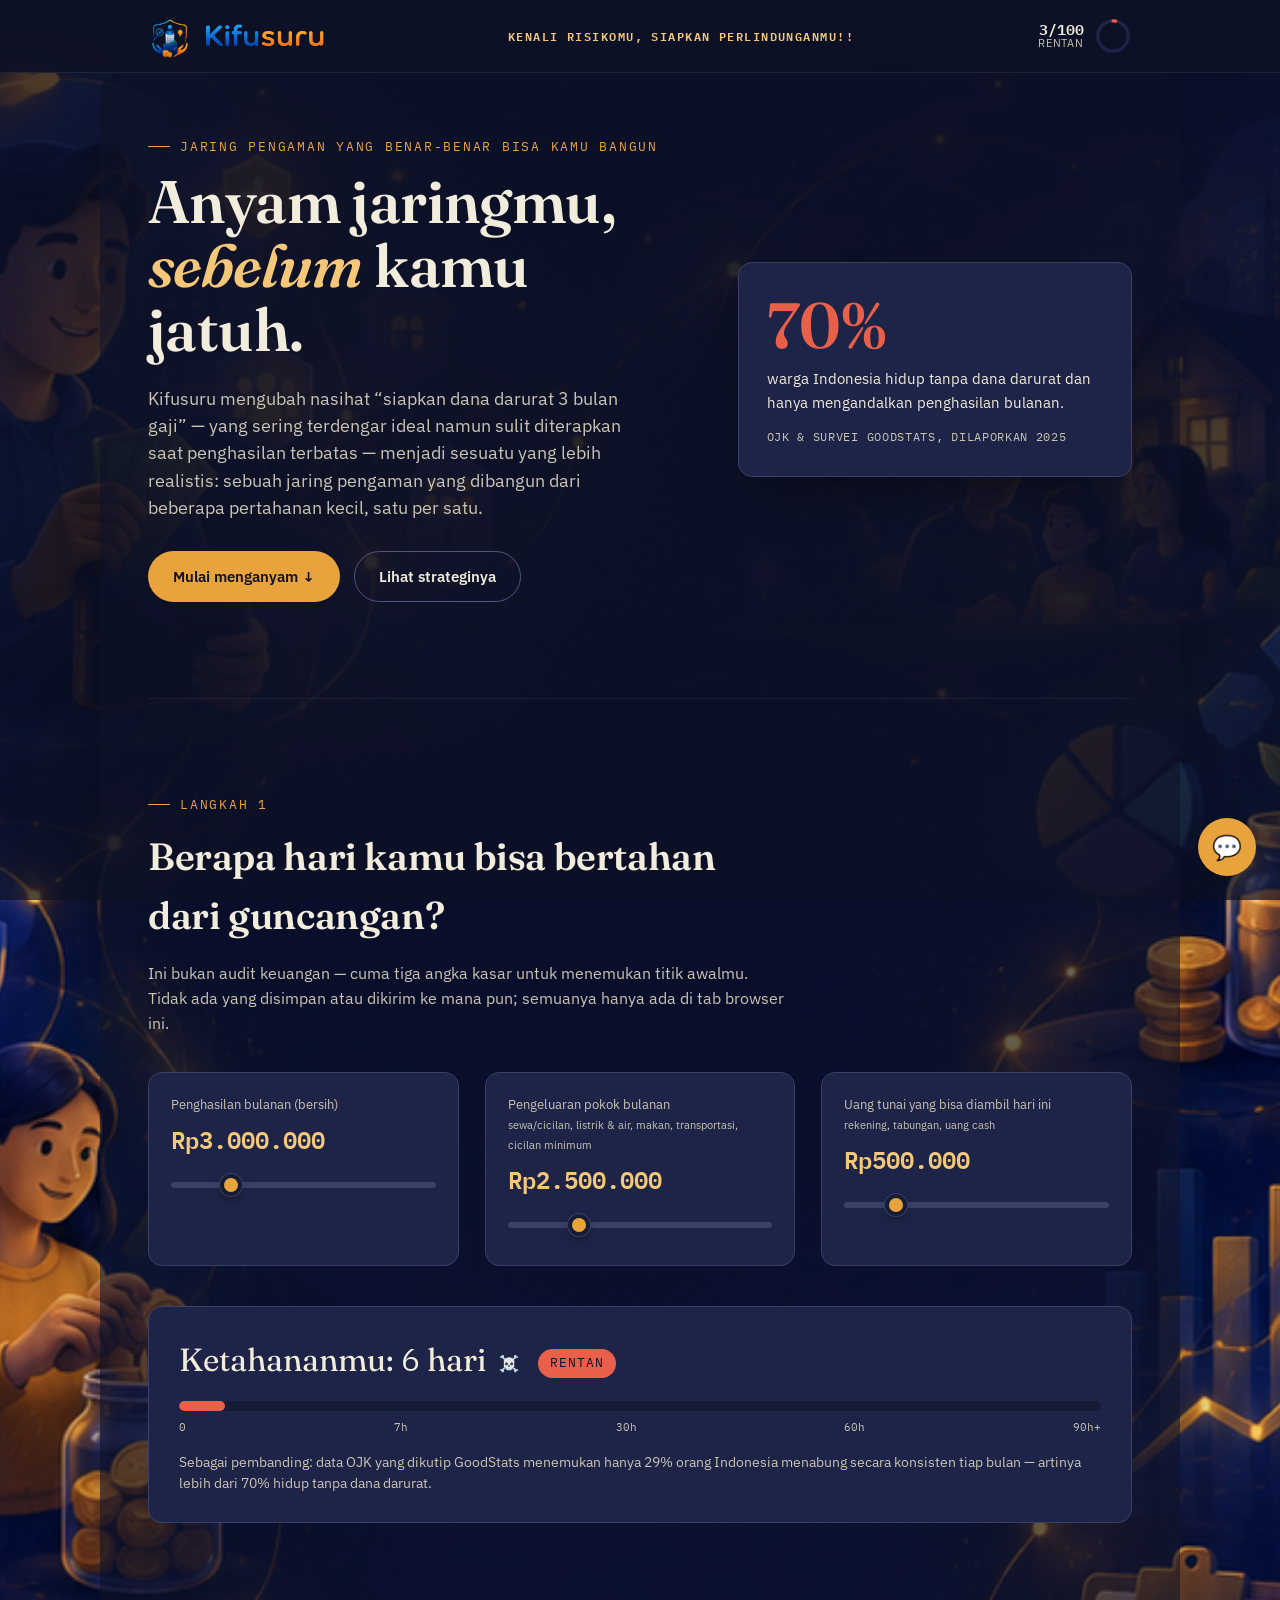
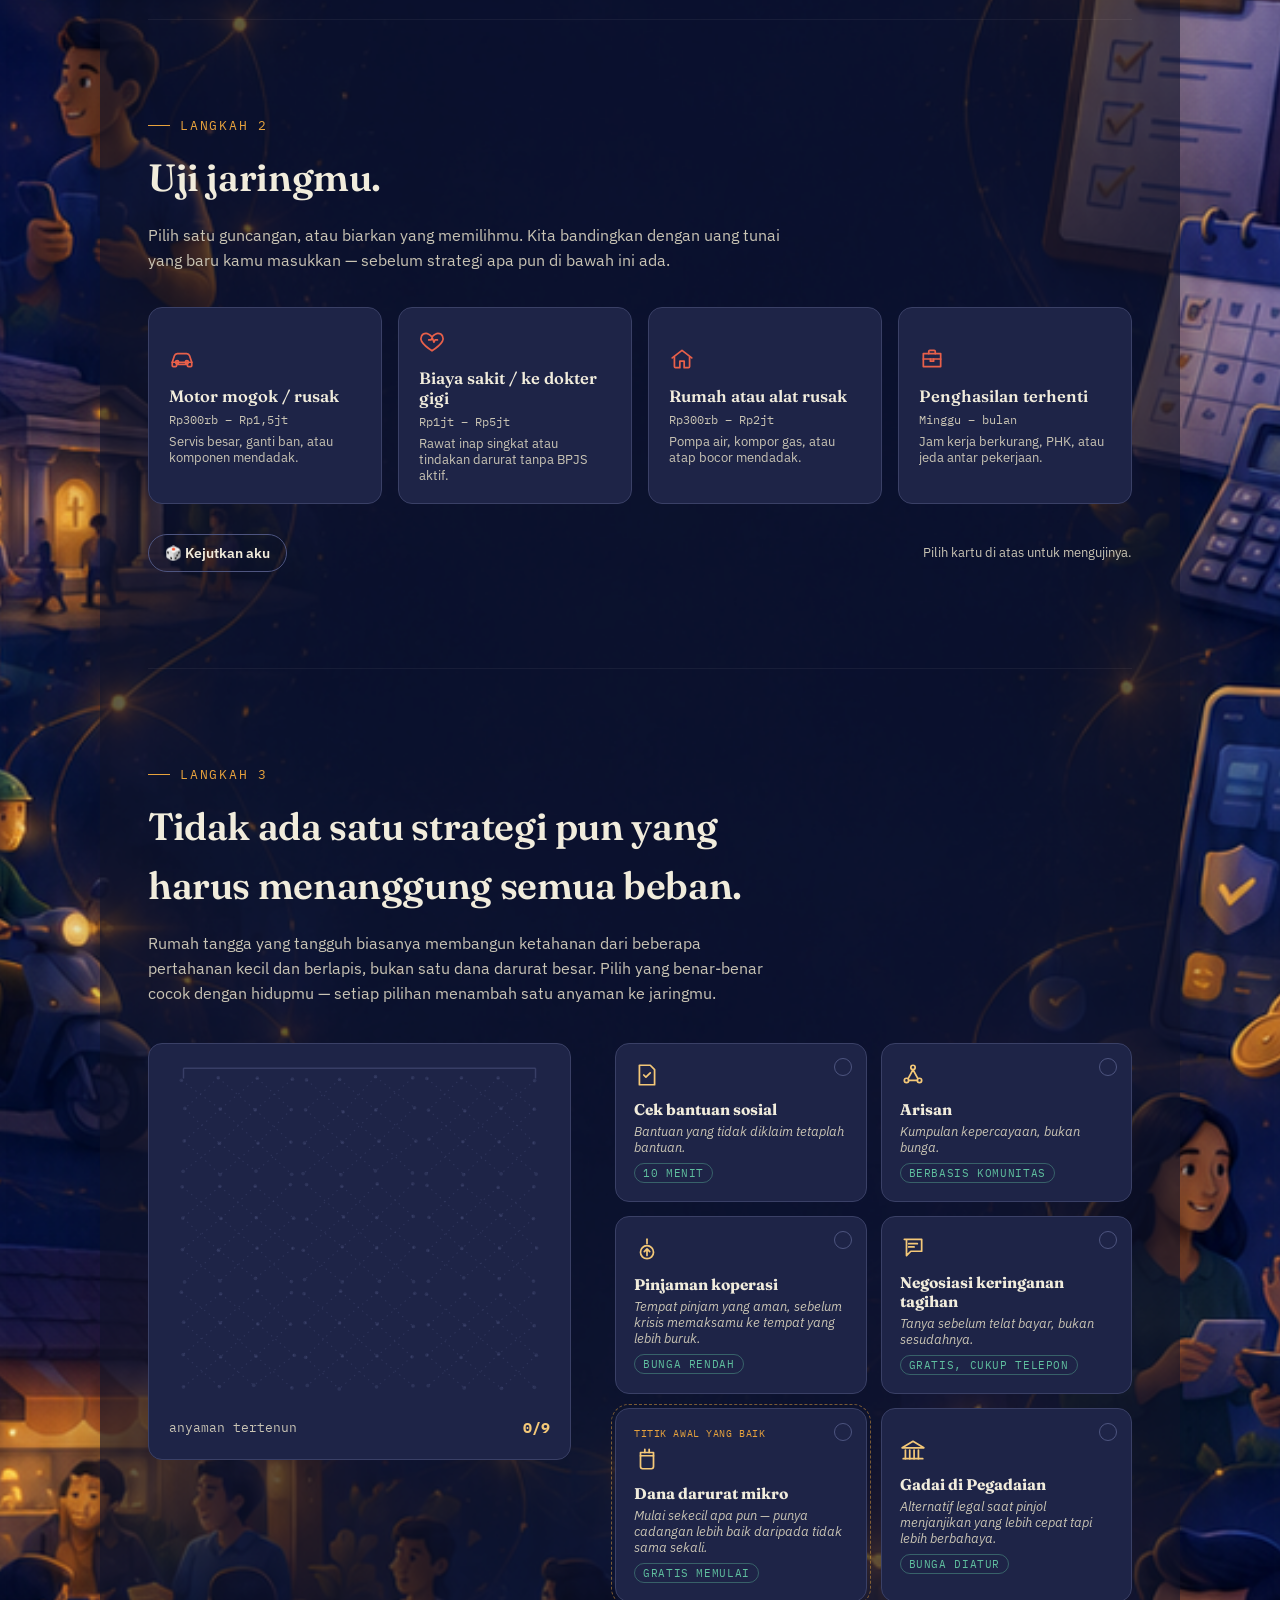
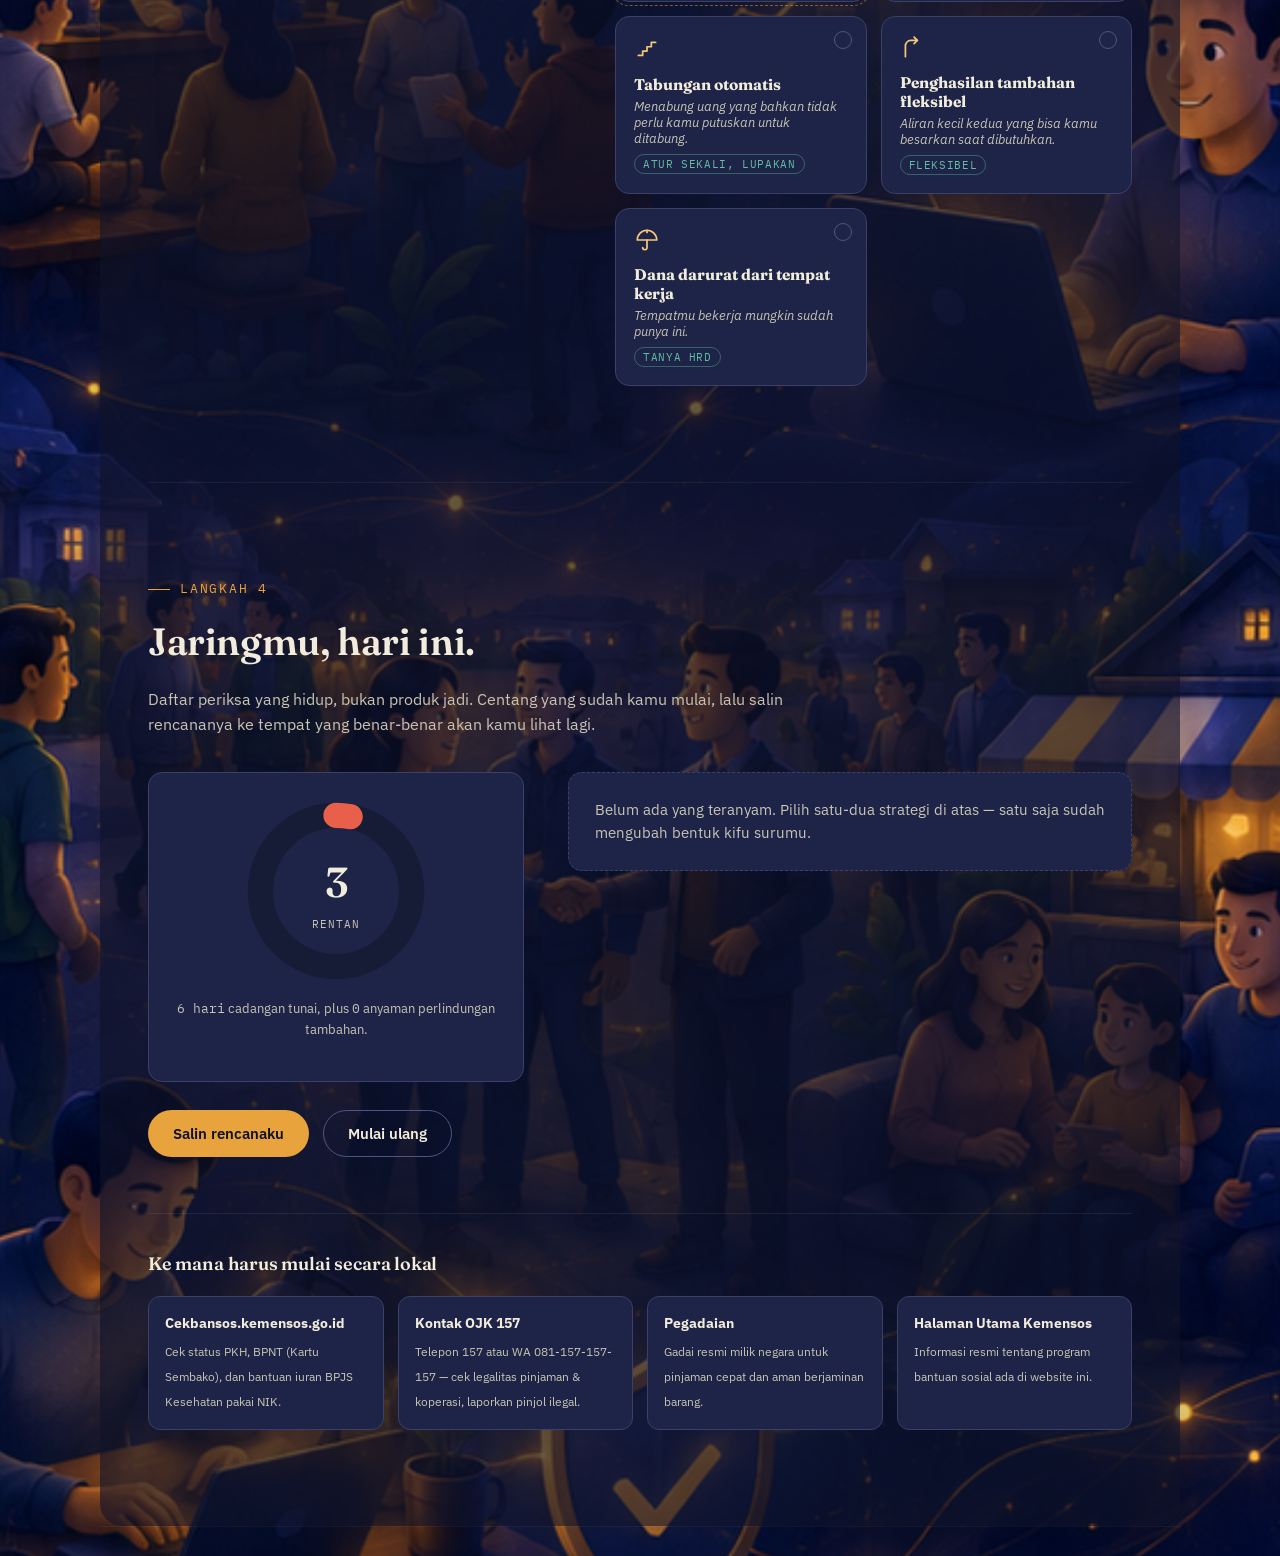
<file: index.html>
<!doctype html>
<html lang="id">
<head>
  <meta charset="utf-8">
  <meta http-equiv="refresh" content="0; url=./Main.html">
  <meta name="viewport" content="width=device-width, initial-scale=1">
  <title>Kifusuru</title>
</head>
<body>
  <p>Memuat Kifusuru...</p>
</body>
</html>
</file>
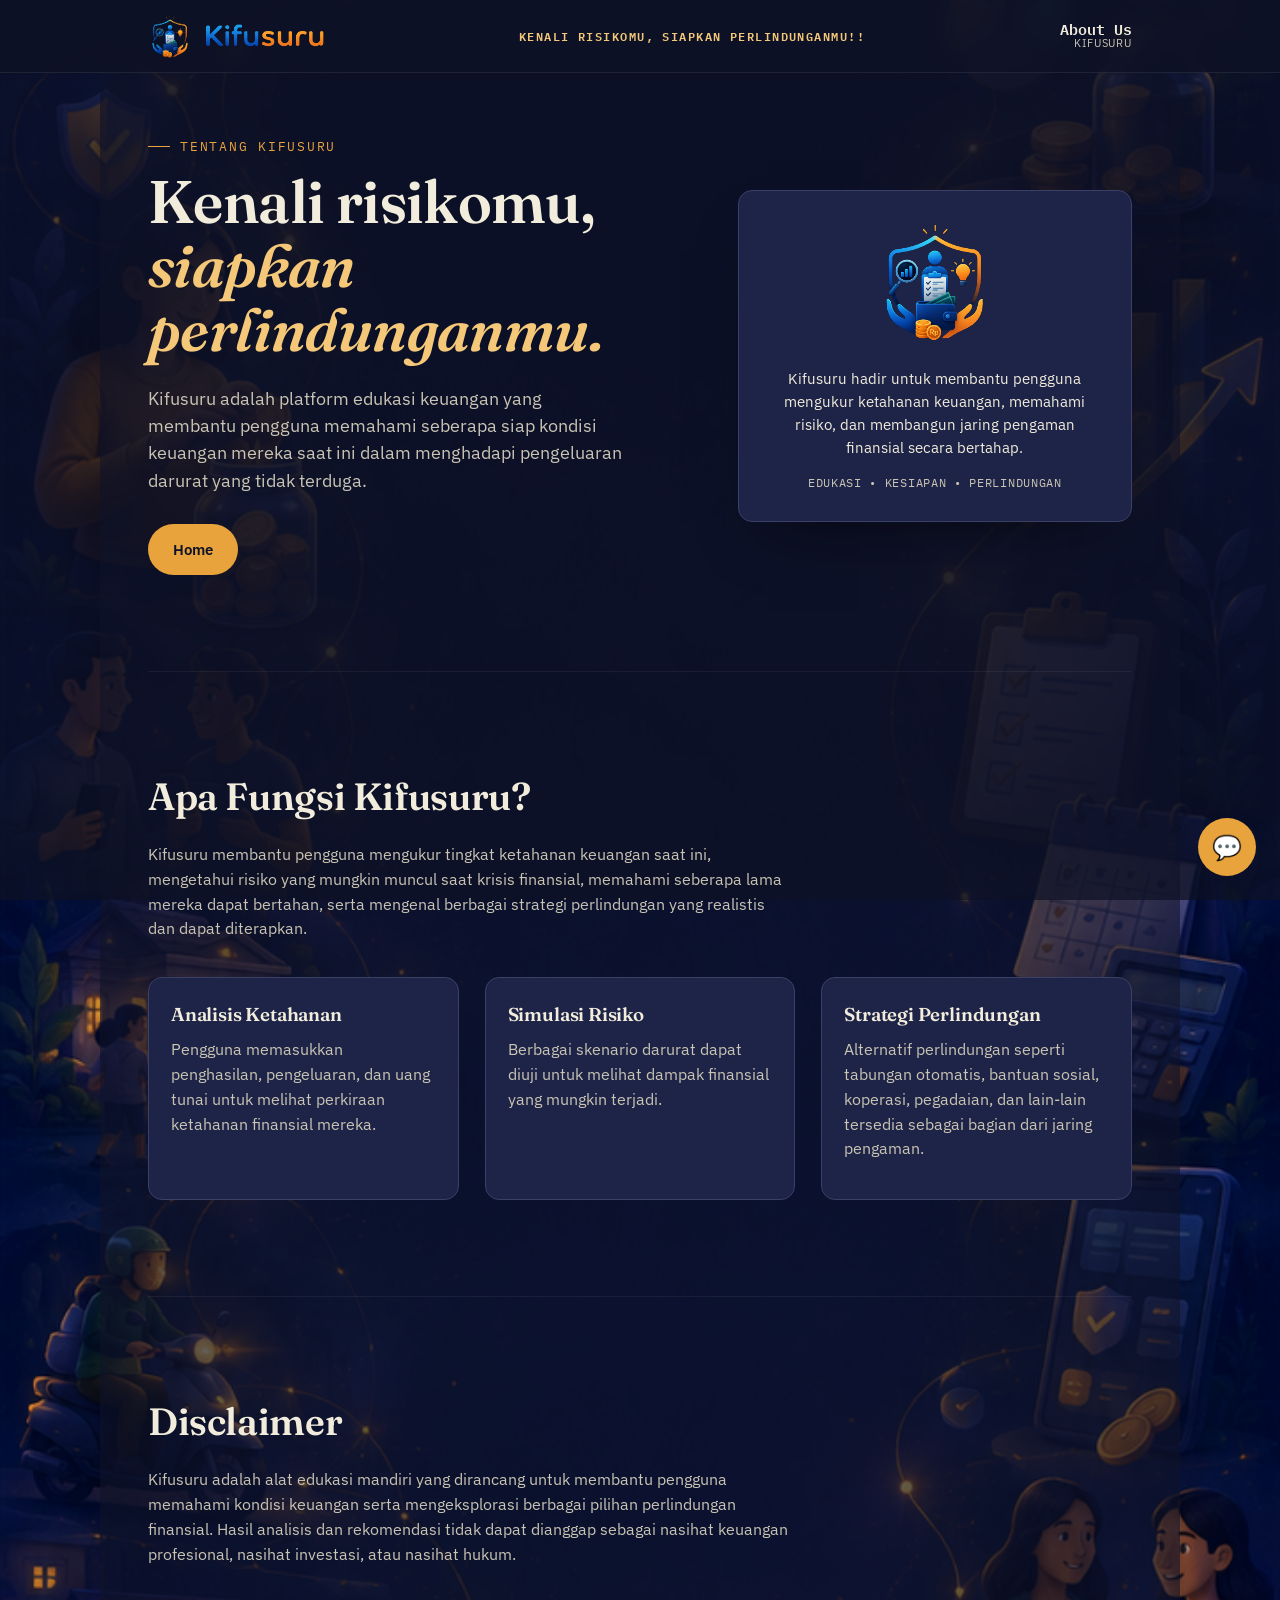
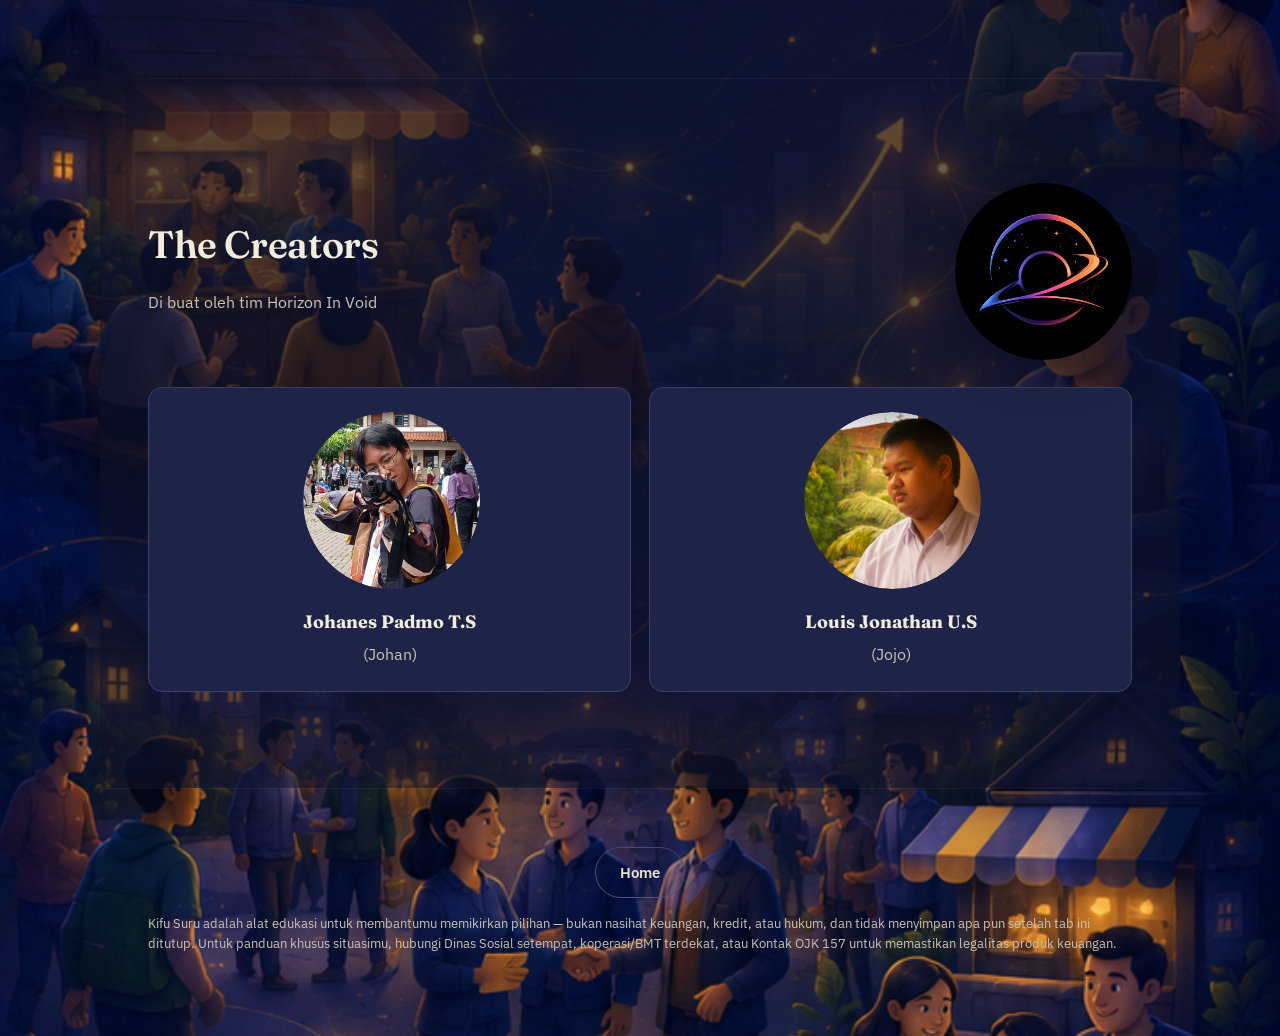
<file: about.html>
<!doctype html>
<html lang="id">
<head>
  <meta charset="UTF-8" />
  <meta name="viewport" content="width=device-width, initial-scale=1.0" />
  <title>About Us — Kenali Risikomu, Siapkan Perlindunganmu!!</title>
  <link rel="manifest" href="./manifest.json">
  <link rel="icon" href="./icon.svg" type="image/svg+xml">
  <link rel="preconnect" href="https://fonts.googleapis.com">
  <link rel="preconnect" href="https://fonts.gstatic.com" crossorigin>
  <link href="https://fonts.googleapis.com/css2?family=Fraunces:ital,opsz,wght@0,9..144,400;0,9..144,500;0,9..144,600;1,9..144,500&family=IBM+Plex+Sans:wght@400;500;600;700&family=IBM+Plex+Mono:wght@400;500;600&display=swap" rel="stylesheet">
  <link rel="stylesheet" href="./style.css">
</head>
<body>
  <header class="hud">
    <div class="hud-inner">
      <a class="brand" href="./Main.html" aria-label="Kifusuru">
        <img class="brand-icon" src="./icon.svg" alt="Ikon Kifusuru">
        <img class="brand-wordmark" src="./com_name.svg" alt="Kifusuru">
      </a>
      <div class="hud-center-tag">Kenali Risikomu, Siapkan Perlindunganmu!!</div>
      <div class="hud-score">
        <div class="hud-text" style="align-items:flex-end;">
          <span class="hud-number">About Us</span>
          <span class="hud-label">Kifusuru</span>
        </div>
      </div>
    </div>
  </header>

  <main>
    <section class="section hero about-page">
      <div class="hero-copy">
        <p class="eyebrow">Tentang Kifusuru</p>
        <h1>Kenali risikomu,<br><em>siapkan perlindunganmu.</em></h1>
        <p class="lede">Kifusuru adalah platform edukasi keuangan yang membantu pengguna memahami seberapa siap kondisi keuangan mereka saat ini dalam menghadapi pengeluaran darurat yang tidak terduga.</p>
        <div class="hero-actions">
          <a href="./Main.html" class="btn btn-primary">Home</a>
        </div>
      </div>
      <div class="hero-visual">
        <div class="stat-card">
          <img class="about-icon-large" src="./icon.svg" alt="Ikon Kifusuru">
          <span class="stat-text">Kifusuru hadir untuk membantu pengguna mengukur ketahanan keuangan, memahami risiko, dan membangun jaring pengaman finansial secara bertahap.</span>
          <span class="stat-source">edukasi • kesiapan • perlindungan</span>
        </div>
      </div>
    </section>

    <section class="section">
      <div class="section-intro">
        <h2>Apa Fungsi Kifusuru?</h2>
        <p>Kifusuru membantu pengguna mengukur tingkat ketahanan keuangan saat ini, mengetahui risiko yang mungkin muncul saat krisis finansial, memahami seberapa lama mereka dapat bertahan, serta mengenal berbagai strategi perlindungan yang realistis dan dapat diterapkan.</p>
      </div>

      <div class="inputs-grid">
        <div class="input-card">
          <h3 style="margin-bottom:8px;">Analisis Ketahanan</h3>
          <p>Pengguna memasukkan penghasilan, pengeluaran, dan uang tunai untuk melihat perkiraan ketahanan finansial mereka.</p>
        </div>
        <div class="input-card">
          <h3 style="margin-bottom:8px;">Simulasi Risiko</h3>
          <p>Berbagai skenario darurat dapat diuji untuk melihat dampak finansial yang mungkin terjadi.</p>
        </div>
        <div class="input-card">
          <h3 style="margin-bottom:8px;">Strategi Perlindungan</h3>
          <p>Alternatif perlindungan seperti tabungan otomatis, bantuan sosial, koperasi, pegadaian, dan lain-lain tersedia sebagai bagian dari jaring pengaman.</p>
        </div>
      </div>
    </section>

    <section class="section">
      <div class="section-intro">
        <h2>Disclaimer</h2>
        <p>Kifusuru adalah alat edukasi mandiri yang dirancang untuk membantu pengguna memahami kondisi keuangan serta mengeksplorasi berbagai pilihan perlindungan finansial. Hasil analisis dan rekomendasi tidak dapat dianggap sebagai nasihat keuangan profesional, nasihat investasi, atau nasihat hukum.</p>
      </div>
    </section>

    <section class="section creators-section">
      <div class="creators-intro">
        <div class="section-intro">
          <h2>The Creators</h2>
          <p>Di buat oleh tim Horizon In Void</p>
        </div>
        <img class="creator-logo" src="./HIV_logo.svg" alt="Logo Horizon In Void">
      </div>

      <div class="creator-grid">
        <div class="creator-card">
          <img class="creator-photo" src="./Johan.svg" alt="Foto Johan">
          <h4>Johanes Padmo T.S</h4>
          <p>(Johan)</p>
        </div>
        <div class="creator-card">
          <img class="creator-photo" src="./Jojo.svg" alt="Foto Jojo">
          <h4>Louis Jonathan U.S</h4>
          <p>(Jojo)</p>
        </div>
      </div>
    </section>
  </main>

  <div class="chatbot-fab" id="chatbotFab" role="button" tabindex="0" aria-expanded="false" aria-controls="chatbotPanel">
    <span class="chatbot-fab-icon">💬</span>
  </div>

  <div class="chatbot-panel" id="chatbotPanel" aria-live="polite" aria-label="Chatbot Kifusuru">
    <div class="chatbot-panel-header">
      <div>
        <strong>Asisten Kifusuru</strong>
        <span>Gemini 3 Flash</span>
      </div>
      <button class="chatbot-close" id="chatbotCloseBtn" type="button" aria-label="Tutup chatbot">×</button>
    </div>
    <div class="chatbot-status" id="chatbotStatus">Siap. Saya siap membantu.</div>
    <div class="chatbot-messages" id="chatbotMessages"></div>
    <form class="chatbot-form" id="chatbotForm">
      <input type="text" id="chatbotInput" placeholder="Ketik pertanyaanmu di sini..." autocomplete="off">
      <button class="btn btn-primary btn-small" type="submit">Kirim</button>
    </form>
  </div>

  <footer class="disclaimer">
    <div class="about-us-wrap">
      <a class="btn btn-ghost" href="./Main.html">Home</a>
    </div>
    <p>Kifu Suru adalah alat edukasi untuk membantumu memikirkan pilihan — bukan nasihat keuangan, kredit, atau hukum, dan tidak menyimpan apa pun setelah tab ini ditutup. Untuk panduan khusus situasimu, hubungi Dinas Sosial setempat, koperasi/BMT terdekat, atau Kontak OJK 157 untuk memastikan legalitas produk keuangan.</p>
  </footer>

  <script src="./script.js"></script>
</body>
</html>
</file>
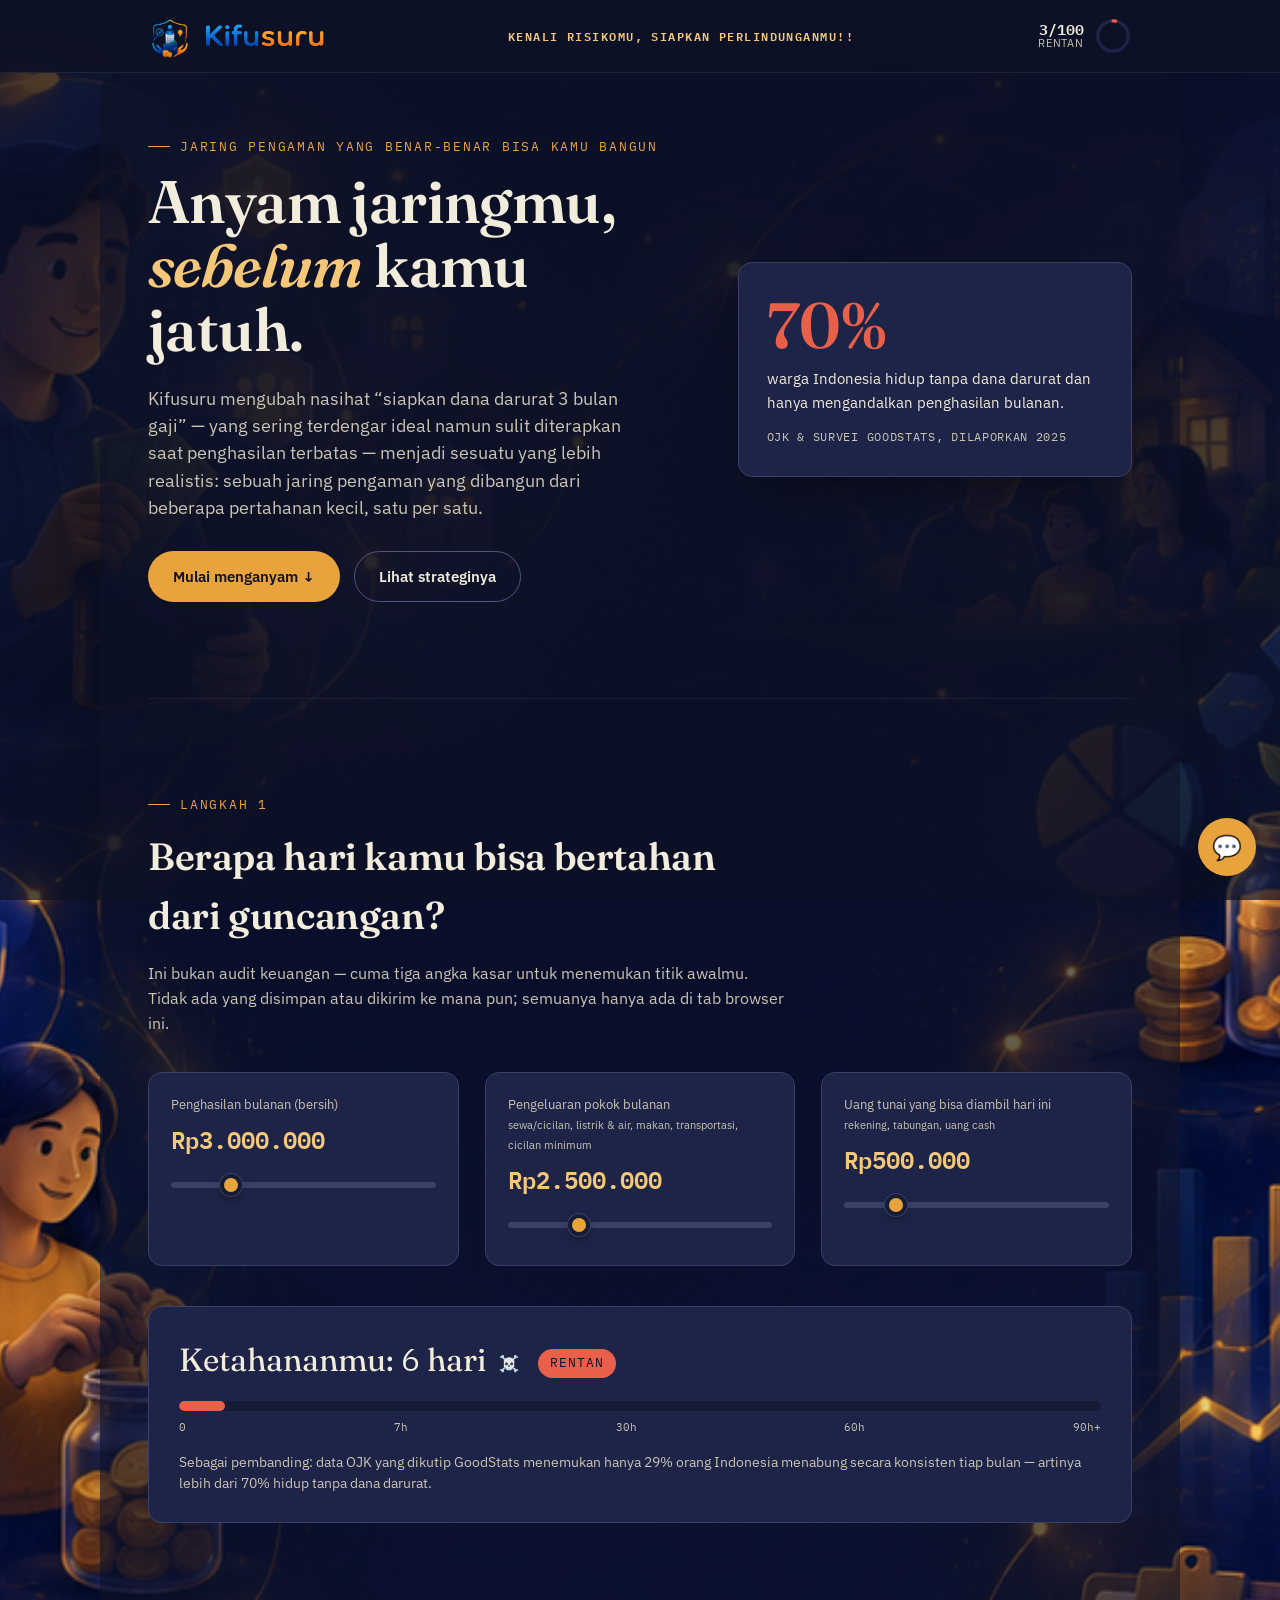
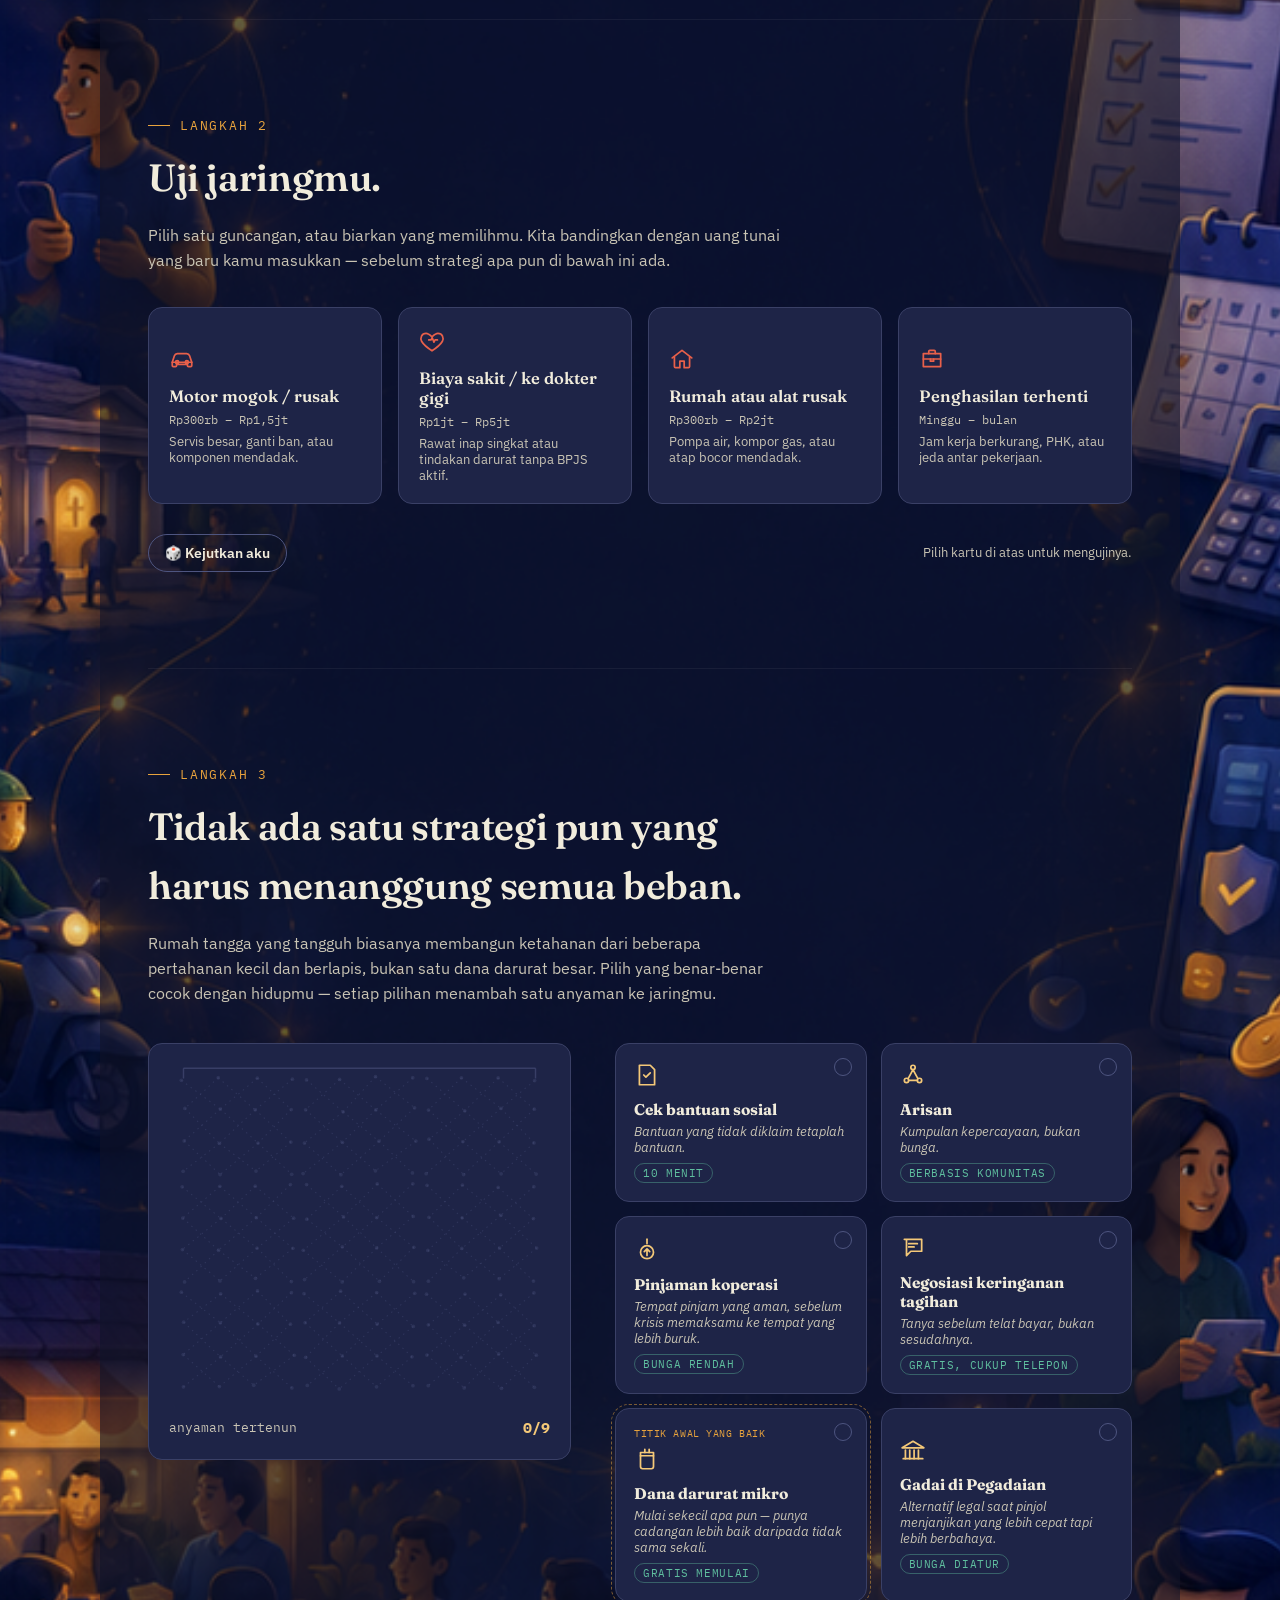
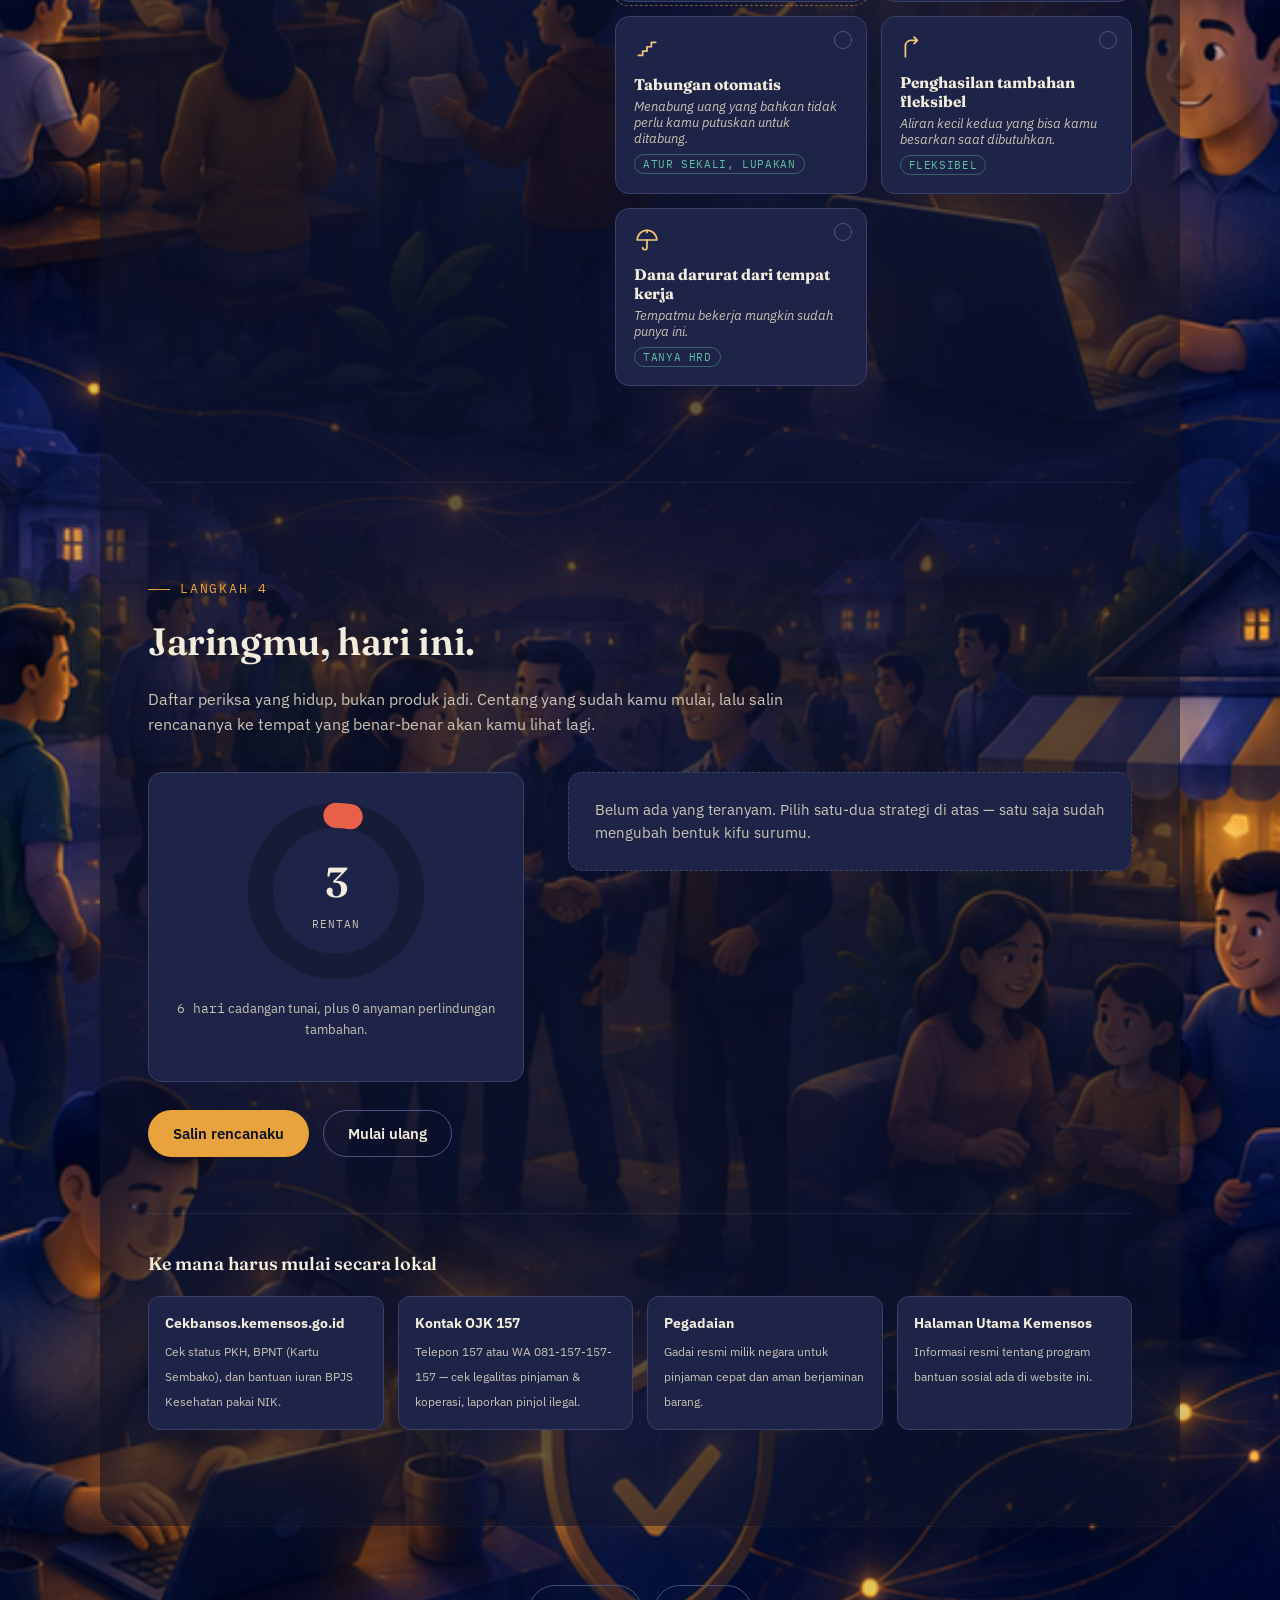
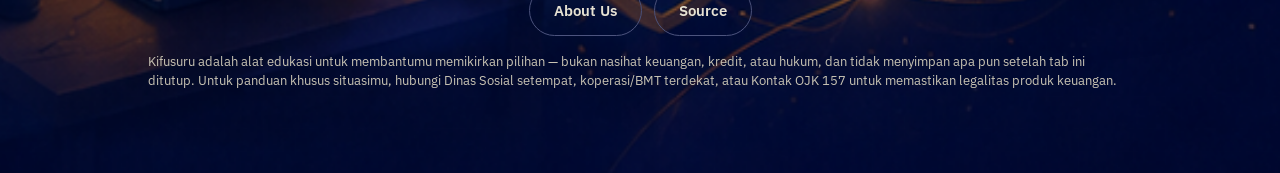
<file: Main.html>
<!doctype html>
<html lang="id">
<head>
<meta charset="UTF-8" />
<meta name="viewport" content="width=device-width, initial-scale=1.0" />
<title>Kifusuru — Kenali Risikomu, Siapkan Perlindunganmu!!</title>
<link rel="manifest" href="./manifest.json">
<link rel="icon" href="./icon.svg" type="image/svg+xml">
<link rel="preconnect" href="https://fonts.googleapis.com">
<link rel="preconnect" href="https://fonts.gstatic.com" crossorigin>
<link href="https://fonts.googleapis.com/css2?family=Fraunces:ital,opsz,wght@0,9..144,400;0,9..144,500;0,9..144,600;1,9..144,500&family=IBM+Plex+Sans:wght@400;500;600;700&family=IBM+Plex+Mono:wght@400;500;600&display=swap" rel="stylesheet">
<link rel="stylesheet" href="./style.css">
</head>
<body>

<header class="hud">
  <div class="hud-inner">
    <div class="brand" aria-label="Kifusuru">
      <img class="brand-icon" src="./icon.svg" alt="Ikon Kifusuru">
      <img class="brand-wordmark" src="./com_name.svg" alt="Kifusuru">
    </div>
    <div class="hud-center-tag">Kenali Risikomu, Siapkan Perlindunganmu!!</div>
    <div class="hud-score">
      <div class="hud-text" style="align-items:flex-end;">
        <span class="hud-number"><span id="hudNumber">0</span>/100</span>
        <span class="hud-label" id="hudLabel">Rentan</span>
      </div>
      <div class="hud-ring-wrap">
        <svg viewBox="0 0 40 40">
          <circle class="hud-ring-bg" cx="20" cy="20" r="16"></circle>
          <circle class="hud-ring-fg" id="hudRing" cx="20" cy="20" r="16" stroke-dasharray="100.53" stroke-dashoffset="100.53"></circle>
        </svg>
      </div>
    </div>
  </div>
</header>

<main>

  <!-- HERO -->
  <section class="section hero" id="hero" style="border-bottom:1px solid rgba(241,236,220,0.06);">
    <div class="hero-copy">
      <p class="eyebrow">Jaring pengaman yang benar-benar bisa kamu bangun</p>
      <h1>Anyam jaringmu,<br><em>sebelum</em> kamu jatuh.</h1>
      <p class="lede">Kifusuru mengubah nasihat “siapkan dana darurat 3 bulan gaji” — yang sering terdengar ideal namun sulit diterapkan saat penghasilan terbatas — menjadi sesuatu yang lebih realistis: sebuah jaring pengaman yang dibangun dari beberapa pertahanan kecil, satu per satu.</p>
      <div class="hero-actions">
        <a href="#know" class="btn btn-primary">Mulai menganyam ↓</a>
        <a href="#weave" class="btn btn-ghost">Lihat strateginya</a>
      </div>
    </div>
    <div class="hero-visual">
      <div class="stat-card">
        <span class="stat-number mono">70%</span>
        <span class="stat-text">warga Indonesia hidup tanpa dana darurat dan hanya mengandalkan penghasilan bulanan.</span>
        <span class="stat-source">OJK & survei GoodStats, dilaporkan 2025</span>
      </div>
    </div>
  </section>

  <!-- KNOW YOUR NUMBER -->
  <section class="section" id="know">
    <p class="eyebrow">Langkah 1</p>
    <div class="section-intro">
      <h2>Berapa hari kamu bisa bertahan dari guncangan?</h2>
      <p>Ini bukan audit keuangan — cuma tiga angka kasar untuk menemukan titik awalmu. Tidak ada yang disimpan atau dikirim ke mana pun; semuanya hanya ada di tab browser ini.</p>
    </div>

    <div class="inputs-grid">
      <div class="input-card">
        <label for="income">Penghasilan bulanan (bersih)</label>
        <span class="input-readout mono" id="incomeOut">Rp3.000.000</span>
        <input type="range" id="income" min="0" max="15000000" step="100000" value="3000000" aria-describedby="incomeOut">
      </div>
      <div class="input-card">
        <label for="expenses">Pengeluaran pokok bulanan<br><small style="color:var(--parchment-dim);">sewa/cicilan, listrik & air, makan, transportasi, cicilan minimum</small></label>
        <span class="input-readout mono" id="expensesOut">Rp2.500.000</span>
        <input type="range" id="expenses" min="0" max="10000000" step="50000" value="2500000" aria-describedby="expensesOut">
      </div>
      <div class="input-card">
        <label for="savings">Uang tunai yang bisa diambil hari ini<br><small style="color:var(--parchment-dim);">rekening, tabungan, uang cash</small></label>
        <span class="input-readout mono" id="savingsOut">Rp500.000</span>
        <input type="range" id="savings" min="0" max="20000000" step="50000" value="500000" aria-describedby="savingsOut">
      </div>
    </div>

    <div class="runway-panel">
      <div class="runway-top">
        <div class="runway-days">Ketahananmu: <span class="mono" id="runwayDays">6</span> hari
          <span class="runway-skull" id="runwaySkull" aria-hidden="true">☠️</span>
          <span class="band mono" id="runwayBand">Rentan</span>
        </div>
      </div>
      <div class="runway-track"><div class="runway-fill" id="runwayFill"></div></div>
      <div class="runway-ticks"><span>0</span><span>7h</span><span>30h</span><span>60h</span><span>90h+</span></div>
      <p style="margin-top:16px; margin-bottom:0; font-size:13.5px;" id="runwayNote"></p>
    </div>
  </section>

  <!-- STRESS TEST -->
  <section class="section" id="stress">
    <p class="eyebrow">Langkah 2</p>
    <div class="section-intro">
      <h2>Uji jaringmu.</h2>
      <p>Pilih satu guncangan, atau biarkan yang memilihmu. Kita bandingkan dengan uang tunai yang baru kamu masukkan — sebelum strategi apa pun di bawah ini ada.</p>
    </div>

    <div class="shock-grid" id="shockGrid"><!-- injected by JS --></div>

    <div class="stress-controls">
      <button class="btn btn-ghost btn-small" id="surpriseBtn">🎲 Kejutkan aku</button>
      <span style="font-size:12.5px; color:var(--parchment-dim);" id="stressHint">Pilih kartu di atas untuk mengujinya.</span>
    </div>

    <div class="verdict" id="verdict">
      <div class="verdict-title mono" id="verdictTitle"></div>
      <div class="verdict-body" id="verdictBody"></div>
    </div>
  </section>

  <!-- WEAVE YOUR NET -->
  <section class="section" id="weave">
    <p class="eyebrow">Langkah 3</p>
    <div class="section-intro">
      <h2>Tidak ada satu strategi pun yang harus menanggung semua beban.</h2>
      <p>Rumah tangga yang tangguh biasanya membangun ketahanan dari beberapa pertahanan kecil dan berlapis, bukan satu dana darurat besar. Pilih yang benar-benar cocok dengan hidupmu — setiap pilihan menambah satu anyaman ke jaringmu.</p>
    </div>

    <div class="weave-layout">
      <div class="net-stage">
        <svg id="netSvg" viewBox="0 0 526 466" role="img" aria-label="Sebuah jaring yang terisi seiring kamu memilih strategi di bawah"></svg>
        <div class="net-caption">
          <span>anyaman tertenun</span>
          <strong><span id="strandCount">0</span>/9</strong>
        </div>
      </div>

      <div class="strategy-grid" id="strategyGrid"><!-- injected by JS --></div>
    </div>
  </section>

  <!-- PLAN -->
  <section class="section" id="plan">
    <p class="eyebrow">Langkah 4</p>
    <div class="section-intro">
      <h2>Jaringmu, hari ini.</h2>
      <p>Daftar periksa yang hidup, bukan produk jadi. Centang yang sudah kamu mulai, lalu salin rencananya ke tempat yang benar-benar akan kamu lihat lagi.</p>
    </div>

    <div class="plan-layout">
      <div class="gauge-card">
        <div class="gauge-wrap">
          <svg viewBox="0 0 100 100">
            <circle class="gauge-bg" cx="50" cy="50" r="42"></circle>
            <circle class="gauge-fg" id="gaugeFg" cx="50" cy="50" r="42" stroke-dasharray="263.9" stroke-dashoffset="263.9"></circle>
          </svg>
          <div class="gauge-center">
            <span class="gauge-num" id="gaugeNum">0</span>
            <span class="gauge-lbl" id="gaugeLbl">Rentan</span>
          </div>
        </div>
        <p class="gauge-foot"><span class="mono" id="gaugeRunway">6 hari</span> cadangan tunai, plus <span class="mono" id="gaugeStrands">0</span> anyaman perlindungan tambahan.</p>
      </div>

      <div class="plan-list" id="planList">
        <div class="plan-empty">Belum ada yang teranyam. Pilih satu-dua strategi di atas — satu saja sudah mengubah bentuk jaringmu.</div>
      </div>
    </div>

    <div class="plan-actions">
      <button class="btn btn-primary" id="copyPlanBtn">Salin rencanaku</button>
      <button class="btn btn-ghost" id="resetBtn">Mulai ulang</button>
      <span class="copy-feedback mono" id="copyFeedback">Tersalin ✓</span>
    </div>
    <textarea class="copy-fallback mono" id="copyFallback" readonly aria-label="Rencanamu dalam bentuk teks"></textarea>

    <div class="resources">
      <h3>Ke mana harus mulai secara lokal</h3>
      <div class="resource-grid">
        <a class="resource-card" href="https://cekbansos.kemensos.go.id" target="_blank" rel="noopener">
          <strong>Cekbansos.kemensos.go.id</strong><span>Cek status PKH, BPNT (Kartu Sembako), dan bantuan iuran BPJS Kesehatan pakai NIK.</span>
        </a>
        <a class="resource-card" href="https://ojk.go.id" target="_blank" rel="noopener">
          <strong>Kontak OJK 157</strong><span>Telepon 157 atau WA 081-157-157-157 — cek legalitas pinjaman & koperasi, laporkan pinjol ilegal.</span>
        </a>
        <a class="resource-card" href="https://www.pegadaian.co.id" target="_blank" rel="noopener">
          <strong>Pegadaian</strong><span>Gadai resmi milik negara untuk pinjaman cepat dan aman berjaminan barang.</span>
        </a>
        <a class="resource-card" href="https://kemensos.go.id/" target="_blank" rel="noopener">
          <strong>Halaman Utama Kemensos</strong><span>Informasi resmi tentang program bantuan sosial ada di website ini.</span>
        </a>
      </div>
    </div>
  </section>

</main>

<div class="chatbot-fab" id="chatbotFab" role="button" tabindex="0" aria-expanded="false" aria-controls="chatbotPanel">
  <span class="chatbot-fab-icon">💬</span>
</div>

<div class="chatbot-panel" id="chatbotPanel" aria-live="polite" aria-label="Chatbot Kifusuru">
  <div class="chatbot-panel-header">
    <div>
      <strong>Asisten Kifusuru</strong>
      <span>Gemini 3 Flash</span>
    </div>
    <button class="chatbot-close" id="chatbotCloseBtn" type="button" aria-label="Tutup chatbot">×</button>
  </div>
  <div class="chatbot-status" id="chatbotStatus">Siap. Saya siap membantu.</div>
  <div class="chatbot-messages" id="chatbotMessages"></div>
  <form class="chatbot-form" id="chatbotForm">
    <input type="text" id="chatbotInput" placeholder="Ketik pertanyaanmu di sini..." autocomplete="off">
    <button class="btn btn-primary btn-small" type="submit">Kirim</button>
  </form>
</div>

<footer class="disclaimer">
  <div class="about-us-wrap">
    <a class="btn btn-ghost" href="./about.html">About Us</a>
    <a class="btn btn-ghost" href="./source.html">Source</a>
  </div>
  <p>Kifusuru adalah alat edukasi untuk membantumu memikirkan pilihan — bukan nasihat keuangan, kredit, atau hukum, dan tidak menyimpan apa pun setelah tab ini ditutup. Untuk panduan khusus situasimu, hubungi Dinas Sosial setempat, koperasi/BMT terdekat, atau Kontak OJK 157 untuk memastikan legalitas produk keuangan.</p>
</footer>

<script src="./script.js"></script>
<script>
if ('serviceWorker' in navigator) {
  navigator.serviceWorker.register('./service-worker.js', { scope: './' })
    .then(() => console.log('Service Worker Registered'))
    .catch((error) => console.error('Service Worker Error:', error));
}
</script>
</body>
</html>
</file>
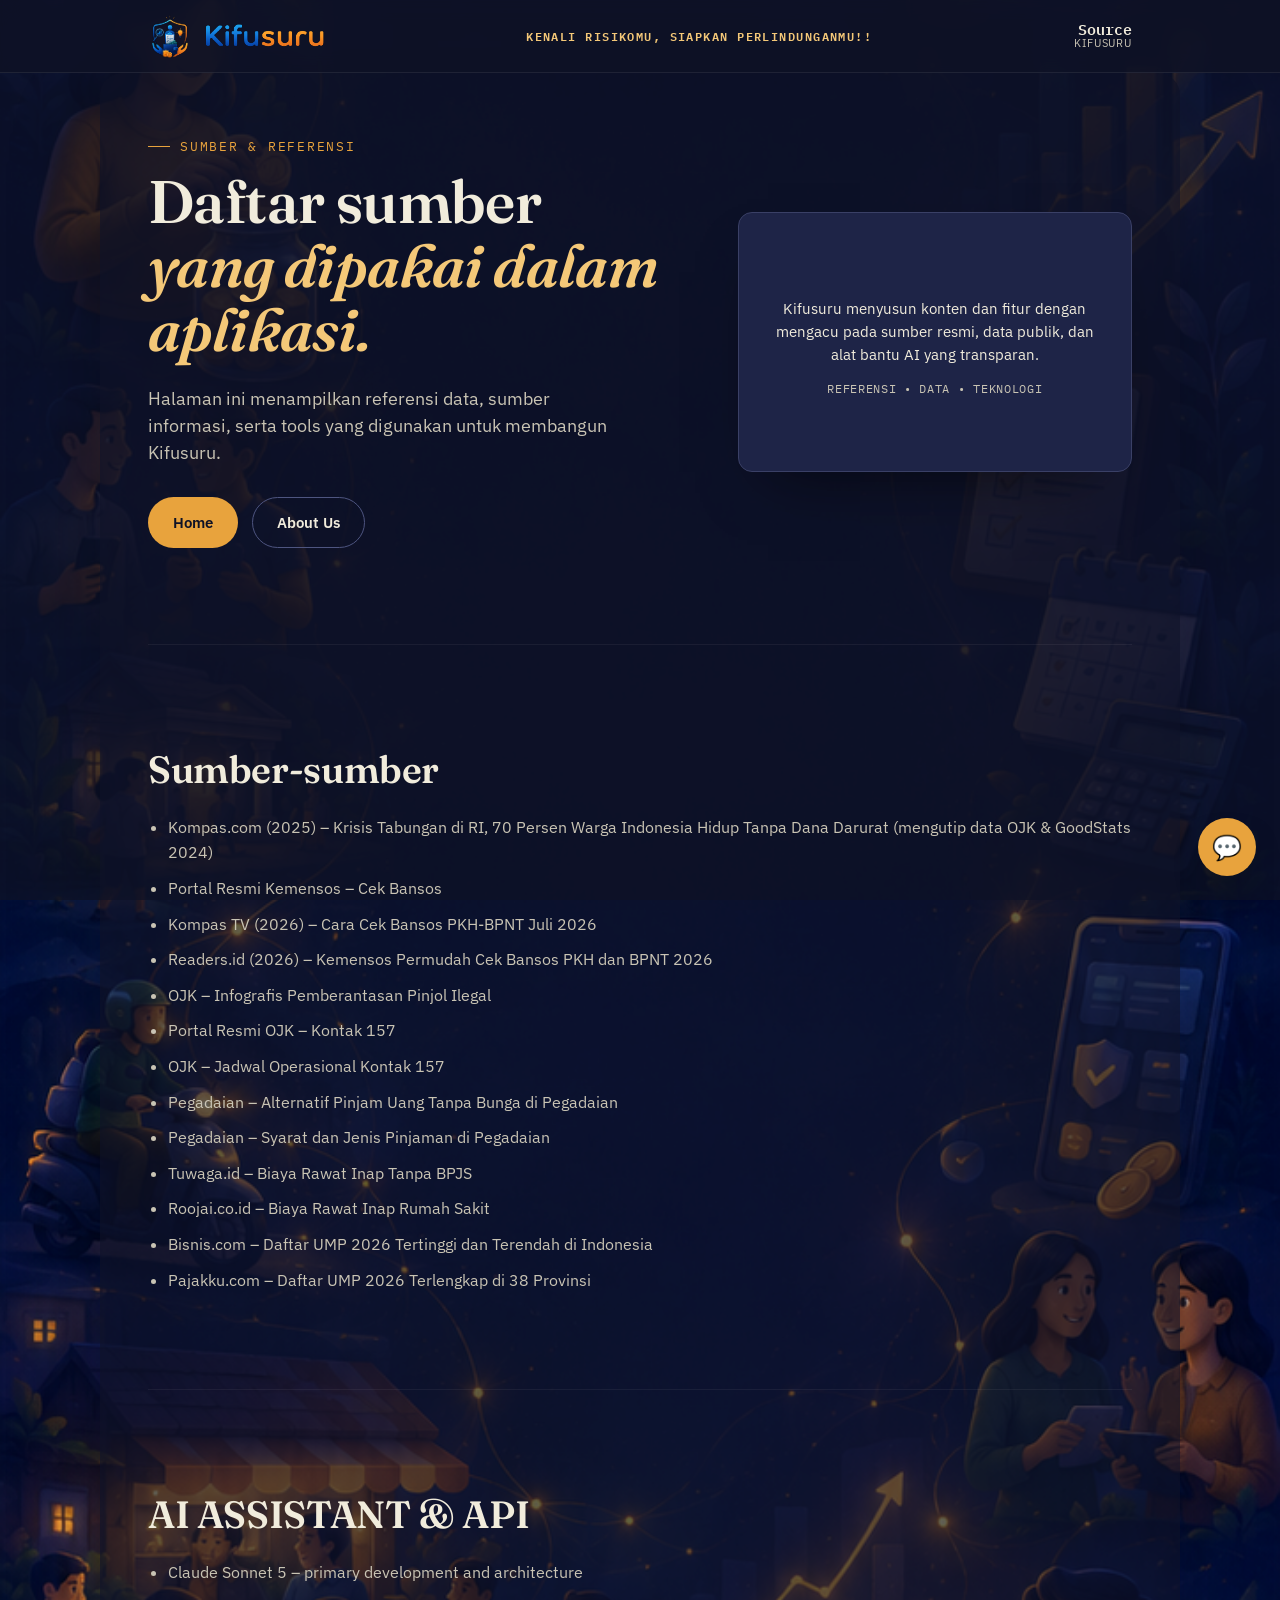
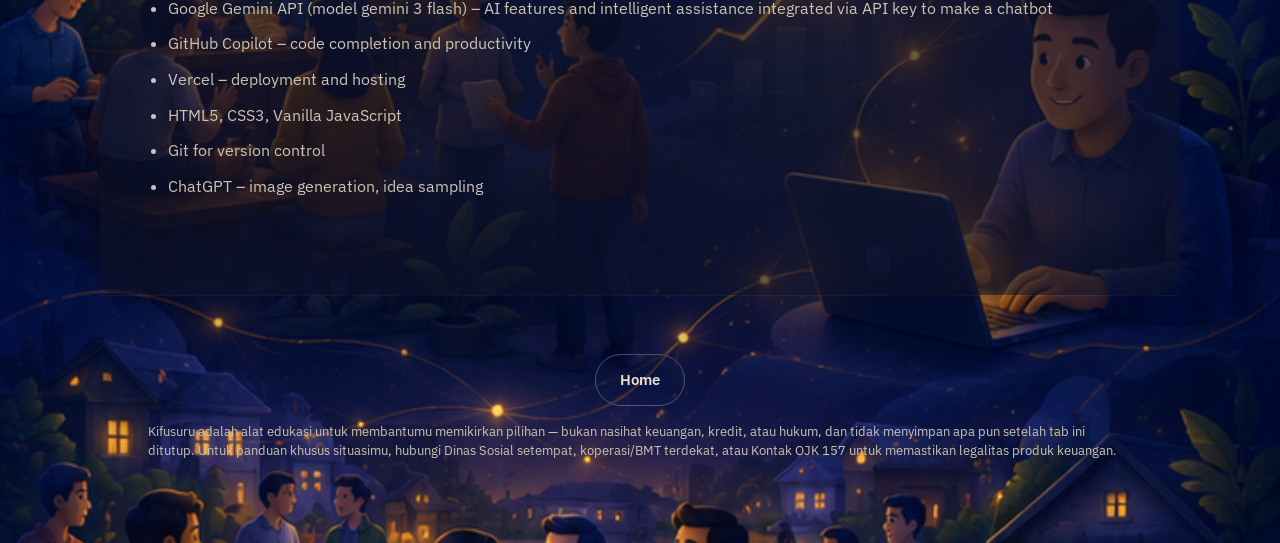
<file: source.html>
<!doctype html>
<html lang="id">

<head>
  <meta charset="UTF-8" />
  <meta name="viewport" content="width=device-width, initial-scale=1.0" />
  <title>Source — Kenali Risikomu, Siapkan Perlindunganmu!!</title>
  <link rel="manifest" href="./manifest.json">
  <link rel="icon" href="./icon.svg" type="image/svg+xml">
  <link rel="preconnect" href="https://fonts.googleapis.com">
  <link rel="preconnect" href="https://fonts.gstatic.com" crossorigin>
  <link
    href="https://fonts.googleapis.com/css2?family=Fraunces:ital,opsz,wght@0,9..144,400;0,9..144,500;0,9..144,600;1,9..144,500&family=IBM+Plex+Sans:wght@400;500;600;700&family=IBM+Plex+Mono:wght@400;500;600&display=swap"
    rel="stylesheet">
  <link rel="stylesheet" href="./style.css">
</head>

<body>
  <header class="hud">
    <div class="hud-inner">
      <a class="brand" href="./Main.html" aria-label="Kifusuru">
        <img class="brand-icon" src="./icon.svg" alt="Ikon Kifusuru">
        <img class="brand-wordmark" src="./com_name.svg" alt="Kifusuru">
      </a>
      <div class="hud-center-tag">Kenali Risikomu, Siapkan Perlindunganmu!!</div>
      <div class="hud-score">
        <div class="hud-text" style="align-items:flex-end;">
          <span class="hud-number">Source</span>
          <span class="hud-label">Kifusuru</span>
        </div>
      </div>
    </div>
  </header>

  <main>
    <section class="section hero about-page">
      <div class="hero-copy">
        <p class="eyebrow">Sumber & referensi</p>
        <h1>Daftar sumber<br><em>yang dipakai dalam aplikasi.</em></h1>
        <p class="lede">Halaman ini menampilkan referensi data, sumber informasi, serta tools yang digunakan untuk
          membangun Kifusuru.</p>
        <div class="hero-actions">
          <a href="./Main.html" class="btn btn-primary">Home</a>
          <a href="./about.html" class="btn btn-ghost">About Us</a>
        </div>
      </div>
      <div class="hero-visual">
        <div class="stat-card">
          <span class="stat-text">Kifusuru menyusun konten dan fitur dengan mengacu pada sumber resmi, data publik, dan
            alat bantu AI yang transparan.</span>
          <span class="stat-source">referensi • data • teknologi</span>
        </div>
      </div>
    </section>

    <section class="section source-section">
      <div class="section-intro">
        <h2>Sumber-sumber</h2>
      </div>
      <ul class="source-list">
        <li>Kompas.com (2025) – Krisis Tabungan di RI, 70 Persen Warga Indonesia Hidup Tanpa Dana Darurat (mengutip data
          OJK & GoodStats 2024)</li>
        <li>Portal Resmi Kemensos – Cek Bansos</li>
        <li>Kompas TV (2026) – Cara Cek Bansos PKH-BPNT Juli 2026</li>
        <li>Readers.id (2026) – Kemensos Permudah Cek Bansos PKH dan BPNT 2026</li>
        <li>OJK – Infografis Pemberantasan Pinjol Ilegal</li>
        <li>Portal Resmi OJK – Kontak 157</li>
        <li>OJK – Jadwal Operasional Kontak 157</li>
        <li>Pegadaian – Alternatif Pinjam Uang Tanpa Bunga di Pegadaian</li>
        <li>Pegadaian – Syarat dan Jenis Pinjaman di Pegadaian</li>
        <li>Tuwaga.id – Biaya Rawat Inap Tanpa BPJS</li>
        <li>Roojai.co.id – Biaya Rawat Inap Rumah Sakit</li>
        <li>Bisnis.com – Daftar UMP 2026 Tertinggi dan Terendah di Indonesia</li>
        <li>Pajakku.com – Daftar UMP 2026 Terlengkap di 38 Provinsi</li>
      </ul>
    </section>

    <section class="section source-section">
      <div class="section-intro">
        <h2>AI ASSISTANT & API</h2>
      </div>
      <ul class="source-list">
        <li>Claude Sonnet 5 – primary development and architecture</li>
        <li>Google Gemini API (model gemini 3 flash) – AI features and intelligent assistance integrated via API key to
          make a chatbot</li>
        <li>GitHub Copilot – code completion and productivity</li>
        <li>Vercel – deployment and hosting</li>
        <li>HTML5, CSS3, Vanilla JavaScript</li>
        <li>Git for version control</li>
        <li>ChatGPT – image generation, idea sampling</li>
      </ul>
    </section>
  </main>

  <div class="chatbot-fab" id="chatbotFab" role="button" tabindex="0" aria-expanded="false"
    aria-controls="chatbotPanel">
    <span class="chatbot-fab-icon">💬</span>
  </div>

  <div class="chatbot-panel" id="chatbotPanel" aria-live="polite" aria-label="Chatbot Kifusuru">
    <div class="chatbot-panel-header">
      <div>
        <strong>Asisten Kifusuru</strong>
        <span>Gemini 3 Flash</span>
      </div>
      <button class="chatbot-close" id="chatbotCloseBtn" type="button" aria-label="Tutup chatbot">×</button>
    </div>
    <div class="chatbot-status" id="chatbotStatus">Siap. Saya siap membantu.</div>
    <div class="chatbot-messages" id="chatbotMessages"></div>
    <form class="chatbot-form" id="chatbotForm">
      <input type="text" id="chatbotInput" placeholder="Ketik pertanyaanmu di sini..." autocomplete="off">
      <button class="btn btn-primary btn-small" type="submit">Kirim</button>
    </form>
  </div>

  <footer class="disclaimer">
    <div class="about-us-wrap">
      <a class="btn btn-ghost" href="./Main.html">Home</a>
    </div>
    <p>Kifusuru adalah alat edukasi untuk membantumu memikirkan pilihan — bukan nasihat keuangan, kredit, atau hukum,
      dan tidak menyimpan apa pun setelah tab ini ditutup. Untuk panduan khusus situasimu, hubungi Dinas Sosial
      setempat, koperasi/BMT terdekat, atau Kontak OJK 157 untuk memastikan legalitas produk keuangan.</p>
  </footer>

  <script src="./script.js"></script>
</body>

</html>
</file>
<file: style.css>
:root{
  --ink-900:#0E1226;
  --ink-800:#161B36;
  --ink-700:#1E2447;
  --ink-650:#262C55;
  --rope-faint:#4E5580;
  --rope-faint-2:#3A4066;
  --parchment:#F1ECDC;
  --parchment-dim:#C9C4B4;
  --gold:#E8A33D;
  --gold-soft:#F4C878;
  --coral:#E8604A;
  --teal:#5FBF9F;
  --radius:14px;
  --page-pad:clamp(16px, 5vw, 48px);
  font-size:16px;
}

*{box-sizing:border-box;}
html{scroll-behavior:smooth;}
@media (prefers-reduced-motion: reduce){
  html{scroll-behavior:auto;}
  *{animation-duration:0.001ms !important; animation-iteration-count:1 !important; transition-duration:0.001ms !important;}
}

body{
  position:relative;
  margin:0;
  width:100%;
  overflow-x:hidden;
  background:var(--ink-900) url("bg.png") center/cover no-repeat;
  color:var(--parchment);
  font-family:'IBM Plex Sans', -apple-system, BlinkMacSystemFont, sans-serif;
  line-height:1.55;
  -webkit-font-smoothing:antialiased;
}
body::before{
  content:'';
  position:fixed;
  inset:0;
  background:rgba(14,18,38,0.72);
  pointer-events:none;
  z-index:0;
}

h1,h2,h3{
  font-family:'Fraunces', Georgia, serif;
  font-weight:600;
  letter-spacing:-0.01em;
  margin:0 0 0.4em 0;
  color:var(--parchment);
}
em{font-style:italic; color:var(--gold-soft);}
.mono{font-family:'IBM Plex Mono', 'Courier New', monospace;}
a{color:var(--gold-soft);}
p{margin:0 0 1em 0; color:var(--parchment-dim);}

:focus-visible{outline:2px solid var(--gold); outline-offset:3px; border-radius:4px;}

/* ---------- layout shells ---------- */
main{
  position:relative;
  z-index:1;
  max-width:1080px;
  width:100%;
  margin:0 auto;
  padding-inline:var(--page-pad);
  background:rgba(14,18,38,0.65);
  border-radius:22px;
  box-shadow:0 40px 90px rgba(0,0,0,0.28);
}
.section{padding-block:clamp(48px, 9vw, 96px); border-bottom:1px solid rgba(241,236,220,0.06);}
.section:last-of-type{border-bottom:none;}
.eyebrow{
  font-family:'IBM Plex Mono', monospace;
  text-transform:uppercase;
  letter-spacing:0.14em;
  font-size:12.5px;
  color:var(--gold);
  margin:0 0 14px 0;
  display:flex; align-items:center; gap:10px;
}
.eyebrow::before{content:''; width:22px; height:1px; background:var(--gold); display:inline-block; flex:0 0 auto;}
h2{font-size:clamp(24px,3.4vw,38px);}
.section-intro{max-width:640px;}

/* ---------- HUD (sticky top bar) ---------- */
.hud{
  position:sticky; top:0; z-index:50;
  width:100%;
  background:rgba(14,18,38,0.86);
  backdrop-filter:blur(10px);
  border-bottom:1px solid rgba(241,236,220,0.08);
}
.hud-inner{
  max-width:1080px; width:100%; margin:0 auto;
  padding:14px var(--page-pad);
  display:flex; align-items:center; justify-content:space-between;
  gap:12px;
}
.hud-center-tag{
  flex:1;
  text-align:center;
  font-family:'IBM Plex Mono', monospace;
  font-size:12px;
  font-weight:600;
  letter-spacing:0.12em;
  text-transform:uppercase;
  color:var(--gold-soft);
  padding:0 8px;
}
.brand{display:flex; align-items:center; gap:12px; white-space:nowrap; text-decoration:none;}
.brand-icon{width:44px; height:44px; flex:0 0 auto;}
.brand-wordmark{height:30px; width:auto; flex:0 0 auto; display:block;}
.hud-score{display:flex; align-items:center; gap:10px;}
.hud-ring-wrap{position:relative; width:38px; height:38px; flex:0 0 auto;}
.hud-ring-wrap svg{transform:rotate(-90deg);}
.hud-ring-bg{fill:none; stroke:var(--ink-700); stroke-width:3.4;}
.hud-ring-fg{fill:none; stroke:var(--gold); stroke-width:3.4; stroke-linecap:round; transition:stroke-dashoffset 0.7s cubic-bezier(.4,0,.2,1), stroke 0.4s;}
.hud-text{display:flex; flex-direction:column; line-height:1.1;}
.hud-number{font-family:'IBM Plex Mono',monospace; font-weight:600; font-size:15px;}
.hud-label{font-size:10.5px; text-transform:uppercase; letter-spacing:0.08em; color:var(--parchment-dim);}

/* ---------- buttons ---------- */
.btn{
  display:inline-flex; align-items:center; gap:8px;
  font-family:'IBM Plex Sans', sans-serif; font-weight:600; font-size:15px;
  padding:13px 24px; border-radius:999px; border:1px solid transparent;
  cursor:pointer; text-decoration:none; transition:transform .15s ease, background .2s ease, border-color .2s ease;
}
.btn:hover{transform:translateY(-1px);}
.btn:active{transform:translateY(0);}
.btn-primary{background:var(--gold); color:var(--ink-900);}
.btn-primary:hover{background:var(--gold-soft);}
.btn-ghost{background:transparent; color:var(--parchment); border-color:var(--rope-faint);}
.btn-ghost:hover{border-color:var(--gold-soft); color:var(--gold-soft);}
.btn-small{padding:9px 16px; font-size:13.5px;}

/* ---------- hero ---------- */
.hero{
  padding-top:clamp(32px, 6vw, 64px);
  display:grid; grid-template-columns:1.15fr 0.85fr; gap:clamp(28px, 5vw, 56px); align-items:center;
}
.hero h1{font-size:clamp(32px,5.4vw,60px); line-height:1.06;}
.hero .lede{font-size:17.5px; max-width:480px; margin-top:18px;}
.hero-actions{display:flex; gap:14px; margin-top:30px; flex-wrap:wrap;}
.stat-card{
  background:var(--ink-700); border:1px solid var(--rope-faint-2);
  border-radius:var(--radius); padding:30px 28px;
  box-shadow:0 30px 60px -30px rgba(0,0,0,0.6);
}
.stat-number{font-family:'Fraunces', serif; font-size:clamp(48px,7vw,64px); font-weight:600; color:var(--coral); display:block; line-height:1;}
.stat-text{display:block; margin-top:10px; font-size:15px; color:var(--parchment);}
.stat-source{display:block; margin-top:14px; font-size:11.5px; font-family:'IBM Plex Mono',monospace; color:var(--parchment-dim); text-transform:uppercase; letter-spacing:0.06em;}

/* ---------- section: know your number ---------- */
.inputs-grid{display:grid; grid-template-columns:repeat(3,1fr); gap:clamp(16px, 3vw, 26px); margin-top:36px;}
.input-card{background:var(--ink-700); border:1px solid var(--rope-faint-2); border-radius:var(--radius); padding:22px;}
.input-card label{display:block; font-size:13px; color:var(--parchment-dim); margin-bottom:6px;}
.input-readout{font-family:'IBM Plex Mono',monospace; font-size:24px; font-weight:600; color:var(--gold-soft); display:block; margin-bottom:16px;}

/* ---------- custom slider (thumb aligned to track center) ---------- */
input[type=range]{
  --track-h:6px;
  --thumb-d:22px;
  -webkit-appearance:none;
  appearance:none;
  width:100%;
  height:var(--thumb-d);
  background:transparent;
  outline:none;
  margin:0;
  padding:0;
  cursor:pointer;
}
/* webkit track */
input[type=range]::-webkit-slider-runnable-track{
  height:var(--track-h);
  background:linear-gradient(90deg, var(--gold) 0%, var(--gold) var(--fill, 0%), var(--rope-faint-2) var(--fill, 0%), var(--rope-faint-2) 100%);
  border-radius:999px;
}
/* firefox track */
input[type=range]::-moz-range-track{
  height:var(--track-h);
  background:var(--rope-faint-2);
  border-radius:999px;
}
input[type=range]::-moz-range-progress{
  height:var(--track-h);
  background:var(--gold);
  border-radius:999px 0 0 999px;
}
/* webkit thumb — vertically centered on the track via negative margin-top */
input[type=range]::-webkit-slider-thumb{
  -webkit-appearance:none;
  width:var(--thumb-d);
  height:var(--thumb-d);
  border-radius:50%;
  background:var(--gold);
  border:4px solid var(--ink-800);
  box-shadow:0 0 0 1px var(--rope-faint-2), 0 4px 10px -2px rgba(0,0,0,0.55);
  margin-top:calc((var(--track-h) - var(--thumb-d)) / 2);
  transition:transform .15s ease, background .2s ease, box-shadow .2s ease;
}
input[type=range]::-webkit-slider-thumb:hover{transform:scale(1.08);}
input[type=range]::-webkit-slider-thumb:active{transform:scale(0.96); background:var(--gold-soft);}
/* firefox thumb — centers automatically relative to -moz-range-track */
input[type=range]::-moz-range-thumb{
  width:calc(var(--thumb-d) - 8px);
  height:calc(var(--thumb-d) - 8px);
  border-radius:50%;
  background:var(--gold);
  border:4px solid var(--ink-800);
  box-shadow:0 0 0 1px var(--rope-faint-2), 0 4px 10px -2px rgba(0,0,0,0.55);
  transition:transform .15s ease, background .2s ease;
}
input[type=range]::-moz-range-thumb:hover{transform:scale(1.08);}
input[type=range]::-moz-range-thumb:active{transform:scale(0.96); background:var(--gold-soft);}
input[type=range]:focus-visible::-webkit-slider-thumb{outline:2px solid var(--gold-soft); outline-offset:2px;}
input[type=range]:focus-visible::-moz-range-thumb{outline:2px solid var(--gold-soft); outline-offset:2px;}

.runway-panel{margin-top:40px; background:var(--ink-700); border:1px solid var(--rope-faint-2); border-radius:var(--radius); padding:clamp(20px,3vw,28px) clamp(20px,3.5vw,30px);}
.runway-top{display:flex; justify-content:space-between; align-items:baseline; flex-wrap:wrap; gap:10px; margin-bottom:16px;}
.runway-days{font-family:'Fraunces',serif; font-size:clamp(24px,3vw,32px); color:var(--parchment);}
.runway-skull{display:none; margin-left:6px; font-size:16px; vertical-align:middle;}
.runway-skull.show{display:inline-block;}
.runway-days .band{font-family:'IBM Plex Mono',monospace; font-size:13px; text-transform:uppercase; letter-spacing:0.08em; padding:4px 12px; border-radius:999px; margin-left:12px; vertical-align:middle; display:inline-block;}
.runway-track{position:relative; height:10px; background:var(--ink-800); border-radius:6px; overflow:hidden;}
.runway-fill{height:100%; border-radius:6px; transition:width .6s ease, background .4s ease;}
.runway-ticks{display:flex; justify-content:space-between; margin-top:8px; font-family:'IBM Plex Mono',monospace; font-size:11px; color:var(--parchment-dim);}

/* ---------- section: stress test ---------- */
/* Removed the alternate dark section background to keep the page visually consistent. */
.shock-grid{display:grid; grid-template-columns:repeat(4,1fr); gap:16px; margin-top:34px;}
.shock-card{
  background:var(--ink-700); border:1px solid var(--rope-faint-2); border-radius:var(--radius);
  padding:20px; text-align:left; cursor:pointer; color:var(--parchment);
  font-family:inherit; transition:border-color .2s ease, transform .15s ease;
}
.shock-card:hover{border-color:var(--coral); transform:translateY(-2px);}
.shock-card.active{border-color:var(--coral); background:var(--ink-650);}
.shock-card .icon{color:var(--coral); margin-bottom:10px;}
.shock-card h4{margin:0 0 6px 0; font-family:'Fraunces',serif; font-weight:600; font-size:16.5px;}
.shock-card .range{font-family:'IBM Plex Mono',monospace; font-size:12px; color:var(--parchment-dim); display:block; margin-bottom:6px;}
.shock-card .note{font-size:12.5px; color:var(--parchment-dim); margin:0;}
.stress-controls{display:flex; justify-content:space-between; align-items:center; margin-top:30px; flex-wrap:wrap; gap:14px;}
.verdict{
  margin-top:22px; padding:22px 26px; border-radius:var(--radius); border:1px solid var(--rope-faint-2);
  background:var(--ink-700); display:none;
}
.verdict.show{display:block;}
.verdict-title{font-family:'IBM Plex Mono',monospace; text-transform:uppercase; letter-spacing:0.08em; font-size:12px; margin-bottom:8px;}
.verdict-body{font-size:16px; color:var(--parchment);}

/* ---------- section: weave your net ---------- */
.weave-layout{display:grid; grid-template-columns:0.9fr 1.1fr; gap:clamp(24px,4vw,44px); margin-top:38px; align-items:start;}
.net-stage{position:sticky; top:96px; background:var(--ink-700); border:1px solid var(--rope-faint-2); border-radius:var(--radius); padding:20px;}
.net-stage svg{width:100%; height:auto; display:block;}
.net-line{stroke:var(--rope-faint); stroke-width:1.4; stroke-dasharray:2 6; opacity:0.35; transition:stroke .5s ease, opacity .5s ease, stroke-width .5s ease;}
.patch.woven .net-line{stroke:var(--gold); stroke-width:2.1; stroke-dasharray:none; opacity:1;}
.net-knot{fill:var(--rope-faint); opacity:0.3; transition:fill .5s ease, opacity .5s ease;}
.patch.woven .net-knot{fill:var(--gold-soft); opacity:1;}
.frame-rope{stroke:var(--rope-faint); stroke-width:2; opacity:0.55;}
.net-caption{display:flex; justify-content:space-between; align-items:center; margin-top:14px; font-family:'IBM Plex Mono',monospace; font-size:12.5px; color:var(--parchment-dim);}
.net-caption strong{color:var(--gold-soft); font-size:15px;}

.strategy-grid{display:grid; grid-template-columns:1fr 1fr; gap:14px;}
.strategy-card{
  background:var(--ink-700); border:1px solid var(--rope-faint-2); border-radius:var(--radius);
  padding:18px; cursor:pointer; text-align:left; color:var(--parchment); font-family:inherit;
  transition:border-color .2s ease, background .2s ease;
  position:relative;
}
.strategy-card:hover{border-color:var(--gold-soft);}
.strategy-card.selected{border-color:var(--gold); background:var(--ink-650);}
.strategy-card .icon{color:var(--gold-soft); margin-bottom:8px;}
.strategy-card.selected .icon{color:var(--gold);}
.strategy-card h4{font-family:'Fraunces',serif; font-size:15.5px; margin:0 0 4px 0;}
.strategy-card .tagline{font-size:12.5px; color:var(--parchment-dim); margin:0 0 8px 0; font-style:italic;}
.strategy-card .tag{display:inline-block; font-family:'IBM Plex Mono',monospace; font-size:10.5px; text-transform:uppercase; letter-spacing:0.06em; color:var(--teal); border:1px solid rgba(95,191,159,0.4); padding:2px 8px; border-radius:999px;}
.strategy-card .check{position:absolute; top:14px; right:14px; width:18px; height:18px; border-radius:50%; border:1.5px solid var(--rope-faint); display:flex; align-items:center; justify-content:center; transition:all .2s ease;}
.strategy-card.selected .check{background:var(--gold); border-color:var(--gold);}
.strategy-card .check svg{opacity:0; transition:opacity .15s ease;}
.strategy-card.selected .check svg{opacity:1;}
.strategy-card.anchor{outline:1px dashed rgba(232,163,61,0.5); outline-offset:3px;}
.anchor-badge{font-family:'IBM Plex Mono',monospace; font-size:9.5px; text-transform:uppercase; letter-spacing:0.06em; color:var(--gold); margin-bottom:6px; display:block;}

/* ---------- section: plan ---------- */
.plan-layout{display:grid; grid-template-columns:0.8fr 1.2fr; gap:clamp(24px,4vw,44px); margin-top:36px;}
.gauge-card{background:var(--ink-700); border:1px solid var(--rope-faint-2); border-radius:var(--radius); padding:28px; text-align:center;}
.gauge-wrap{position:relative; width:180px; height:180px; margin:0 auto 18px auto; max-width:100%;}
.gauge-wrap svg{transform:rotate(-90deg);}
.gauge-bg{fill:none; stroke:var(--ink-800); stroke-width:14;}
.gauge-fg{fill:none; stroke:var(--gold); stroke-width:14; stroke-linecap:round; transition:stroke-dashoffset .8s cubic-bezier(.4,0,.2,1), stroke .4s ease;}
.gauge-center{position:absolute; inset:0; display:flex; flex-direction:column; align-items:center; justify-content:center;}
.gauge-num{font-family:'Fraunces',serif; font-size:42px; font-weight:600;}
.gauge-lbl{font-family:'IBM Plex Mono',monospace; font-size:11px; text-transform:uppercase; letter-spacing:0.08em; color:var(--parchment-dim);}
.gauge-foot{font-size:13px; color:var(--parchment-dim); margin-top:10px;}

.plan-list{display:flex; flex-direction:column; gap:10px;}
.plan-empty{background:var(--ink-700); border:1px dashed var(--rope-faint-2); border-radius:var(--radius); padding:26px; color:var(--parchment-dim); font-size:14.5px;}
.plan-item{
  background:var(--ink-700); border:1px solid var(--rope-faint-2); border-radius:12px; padding:16px 18px;
  display:flex; gap:14px; align-items:flex-start;
}
.plan-item button.pcheck{
  flex:0 0 auto; width:22px; height:22px; border-radius:6px; border:1.5px solid var(--rope-faint);
  background:transparent; cursor:pointer; display:flex; align-items:center; justify-content:center; margin-top:2px;
  transition:all .2s ease;
}
.plan-item.started button.pcheck{background:var(--teal); border-color:var(--teal);}
.plan-item.started h5{text-decoration:line-through; color:var(--parchment-dim);}
.plan-item h5{margin:0 0 4px 0; font-family:'Fraunces',serif; font-size:15.5px;}
.plan-item p{margin:0; font-size:13.5px; color:var(--parchment-dim);}
.plan-item p span{color:var(--gold-soft); font-family:'IBM Plex Mono',monospace; font-size:11.5px; text-transform:uppercase; letter-spacing:0.04em;}

.plan-actions{display:flex; gap:14px; margin-top:28px; flex-wrap:wrap; align-items:center;}
.copy-feedback{font-size:13px; color:var(--teal); font-family:'IBM Plex Mono',monospace; opacity:0; transition:opacity .3s ease;}
.copy-feedback.show{opacity:1;}
.copy-fallback{
  margin-top:14px; width:100%; min-height:120px; background:var(--ink-900); color:var(--parchment);
  border:1px solid var(--rope-faint-2); border-radius:10px; padding:14px; font-family:'IBM Plex Mono',monospace; font-size:12.5px;
  display:none;
}
.copy-fallback.show{display:block;}

.chatbot-fab{
  position:fixed; right:24px; bottom:24px; width:58px; height:58px; border-radius:50%;
  background:var(--gold); color:var(--ink-900); display:flex; align-items:center; justify-content:center;
  border:none; cursor:pointer; box-shadow:0 18px 36px -16px rgba(0,0,0,0.55); z-index:120;
  transition:transform .2s ease, box-shadow .2s ease;
}
.chatbot-fab:hover{transform:translateY(-2px); box-shadow:0 22px 40px -18px rgba(0,0,0,0.65);}
.chatbot-fab-icon{font-size:24px; line-height:1;}
.chatbot-panel{
  position:fixed; right:24px; bottom:96px; width:min(360px, calc(100vw - 24px));
  max-height:min(70vh, 560px); display:flex; flex-direction:column; gap:10px;
  padding:14px; border:1px solid var(--rope-faint-2); border-radius:20px;
  background:rgba(22,27,54,0.97); backdrop-filter:blur(10px); box-shadow:0 24px 60px -24px rgba(0,0,0,0.7);
  opacity:0; pointer-events:none; transform:translateY(12px); transition:all .2s ease; z-index:110;
}
.chatbot-panel.open{opacity:1; pointer-events:auto; transform:translateY(0);}
.chatbot-panel-header{display:flex; align-items:center; justify-content:space-between; gap:10px; padding-bottom:6px; border-bottom:1px solid rgba(241,236,220,0.1);}
.chatbot-panel-header strong{display:block; font-size:14px; color:var(--parchment);} 
.chatbot-panel-header span{font-size:11px; color:var(--parchment-dim); text-transform:uppercase; letter-spacing:0.06em;}
.chatbot-close{border:none; background:transparent; color:var(--parchment); font-size:24px; cursor:pointer; line-height:1; padding:0 4px;}
.chatbot-form{display:flex; gap:10px; flex-wrap:wrap; align-items:center;}
.chatbot-form input{
  flex:1; min-width:220px; border-radius:999px; border:1px solid var(--rope-faint-2); background:var(--ink-900);
  color:var(--parchment); padding:12px 14px; font:inherit;
}
.chatbot-form input::placeholder{color:var(--parchment-dim);}
.chatbot-status{font-size:12.5px; color:var(--parchment-dim);}
.chatbot-status.error{color:var(--coral);} 
.chatbot-messages{display:flex; flex-direction:column; gap:10px; max-height:280px; overflow:auto; padding:4px 2px;}
.chatbot-bubble{width:auto; max-width:min(88%, 320px); padding:12px 14px; border-radius:14px; background:var(--ink-650); border:1px solid var(--rope-faint-2); word-break:break-word; overflow-wrap:anywhere; white-space:normal; height:auto;}
.chatbot-bubble strong{display:block; font-size:11px; text-transform:uppercase; letter-spacing:0.06em; color:var(--gold-soft); margin-bottom:6px;}
.chatbot-bubble p{margin:0; white-space:pre-wrap; color:var(--parchment); line-height:1.55;}
.chatbot-bubble.user{margin-left:auto; background:rgba(232,163,61,0.14); border-color:rgba(232,163,61,0.35);} 

.resources{margin-top:56px; padding-top:36px; border-top:1px solid rgba(241,236,220,0.08);}
.resources h3{font-size:18px;}
.resource-grid{display:grid; grid-template-columns:repeat(4,1fr); gap:14px; margin-top:18px;}
.resource-card{background:var(--ink-700); border:1px solid var(--rope-faint-2); border-radius:12px; padding:16px; text-decoration:none; display:block;}
.resource-card:hover{border-color:var(--gold-soft);} 
.about-us-wrap{display:flex; justify-content:center; gap:12px; flex-wrap:wrap; margin-top:22px; margin-bottom:16px;}
.about-page .hero-copy{max-width:620px;}
.about-page .stat-card{min-height:260px; display:flex; flex-direction:column; justify-content:center; align-items:center; text-align:center;}
.about-icon-large{width:120px; height:120px; margin-bottom:16px; display:block;}
.creators-section{margin-top:8px;}
.creators-intro{display:flex; justify-content:space-between; align-items:center; gap:20px; flex-wrap:wrap; margin-bottom:24px;}
.creator-logo{width:min(180px, 100%); height:auto; display:block; filter:drop-shadow(0 10px 24px rgba(0,0,0,0.25));}
.creator-grid{display:grid; grid-template-columns:repeat(2, minmax(0, 1fr)); gap:18px;}
.creator-card{background:var(--ink-700); border:1px solid var(--rope-faint-2); border-radius:var(--radius); padding:24px; display:flex; flex-direction:column; align-items:center; text-align:center;}
.creator-photo{width:180px; max-width:100%; height:auto; border-radius:16px; margin-bottom:16px; border:none; box-shadow:none;}
.creator-card h4{font-family:'Fraunces',serif; font-size:18px; margin:0 0 6px 0; color:var(--parchment);}
.creator-card p{margin:0; color:var(--parchment-dim);}
.source-section .section-intro{margin-bottom:12px;}
.source-list{margin:0; padding-left:20px; display:grid; gap:10px; color:var(--parchment-dim);}
.source-list li{line-height:1.6;}
.resource-card strong{display:block; color:var(--parchment); font-size:14px; margin-bottom:4px;}
.resource-card span{font-size:12px; color:var(--parchment-dim);}

footer.disclaimer{max-width:1080px; margin:0 auto; padding:36px var(--page-pad) 70px var(--page-pad); font-size:12.5px; color:var(--parchment-dim); border-top:1px solid rgba(241,236,220,0.06);}

/* ---------- responsive ---------- */
@media (max-width:920px){
  .hero{grid-template-columns:1fr; gap:36px;}
  .inputs-grid{grid-template-columns:1fr;}
  .shock-grid{grid-template-columns:repeat(2,1fr);}
  .weave-layout{grid-template-columns:1fr;}
  .net-stage{position:relative; top:auto;}
  .strategy-grid{grid-template-columns:1fr;}
  .plan-layout{grid-template-columns:1fr;}
  .resource-grid{grid-template-columns:repeat(2,1fr);}
}
@media (max-width:640px){
  .hud-inner{flex-wrap:wrap;}
  .hud-center-tag{order:3; width:100%; text-align:center;}
  .hero-actions{flex-direction:column; align-items:stretch;}
  .hero-actions .btn{justify-content:center;}
  .runway-top{flex-direction:column; align-items:flex-start;}
  .stress-controls{flex-direction:column; align-items:flex-start;}
  .plan-actions{flex-direction:column; align-items:stretch;}
  .plan-actions .btn{justify-content:center;}
}
@media (max-width:520px){
  .shock-grid{grid-template-columns:1fr;}
  .resource-grid{grid-template-columns:1fr;}
  .stat-card{padding:24px 20px;}
  input[type=range]{--thumb-d:26px;}
}
</file>
